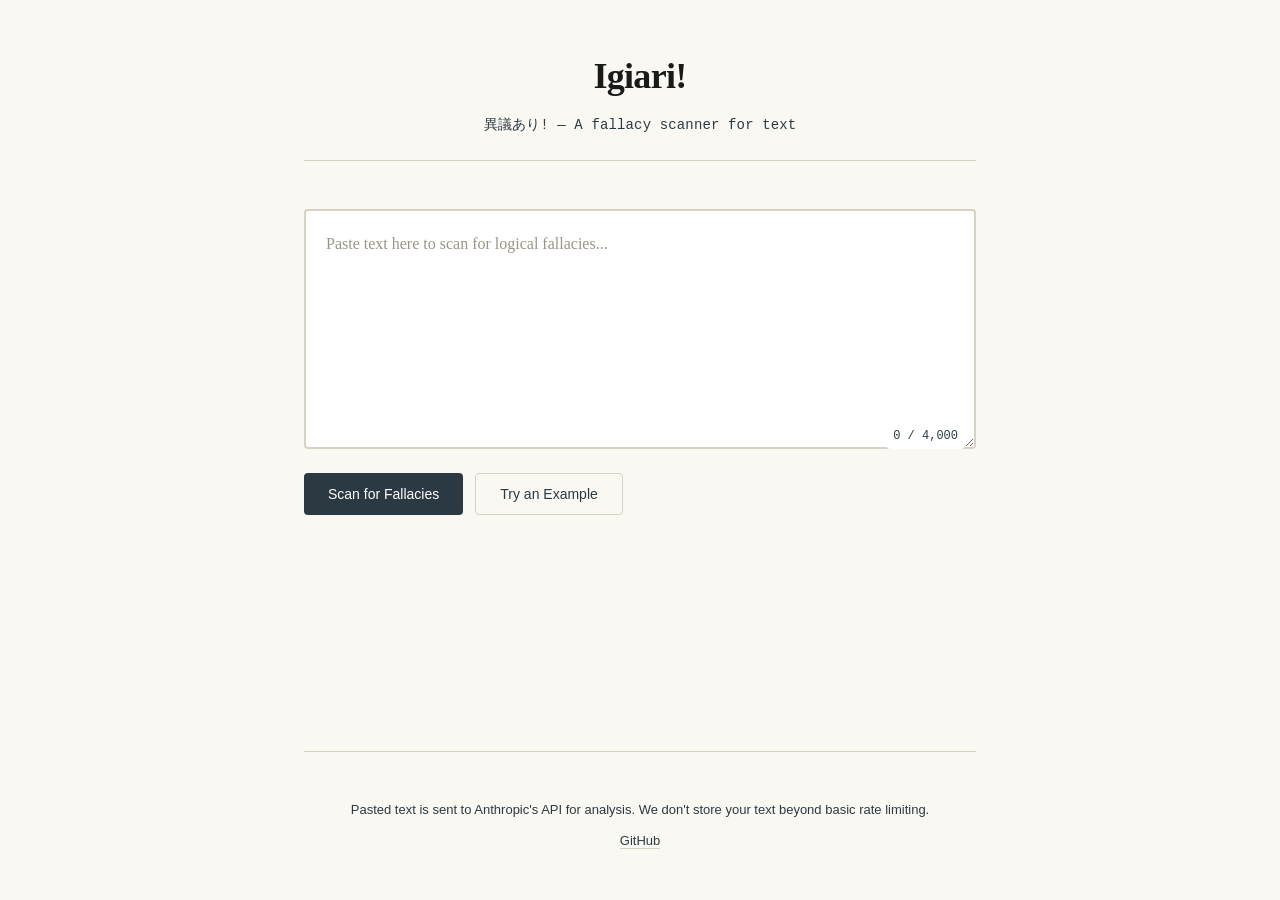
<file: frontend/index.html>
<!DOCTYPE html>
<html lang="en">
<head>
    <meta charset="UTF-8">
    <meta name="viewport" content="width=device-width, initial-scale=1.0">
    <title>Igiari! — Fallacy Scanner</title>
    <link rel="stylesheet" href="styles.css">
</head>
<body>
    <main class="container">
        <header class="header">
            <h1 class="title">Igiari!</h1>
            <p class="subtitle">異議あり! — A fallacy scanner for text</p>
        </header>

        <div class="scan-section" id="scanSection">
            <div class="textarea-wrapper">
                <textarea 
                    id="textInput" 
                    class="text-input" 
                    placeholder="Paste text here to scan for logical fallacies..."
                    maxlength="4000"
                ></textarea>
                <div class="char-counter">
                    <span id="charCount">0</span> / 4,000
                </div>
            </div>

            <div class="controls">
                <button id="scanButton" class="btn btn-primary">
                    Scan for Fallacies
                </button>
                <button id="tryExampleButton" class="btn btn-secondary">
                    Try an Example
                </button>
            </div>

            <div id="loadingState" class="state-message loading-state hidden">
                Reading closely…
            </div>

            <div id="errorState" class="state-message error-state hidden">
                <span id="errorMessage"></span>
            </div>
        </div>

        <div id="resultsSection" class="results-section hidden">
            <div class="results-header">
                <h2 class="results-title">Analysis</h2>
                <button id="resetButton" class="btn btn-text">Scan Another Text</button>
            </div>

            <div id="noFallaciesState" class="state-message success-state hidden">
                No fallacies found — this reasoning holds up.
            </div>

            <div id="annotatedText" class="annotated-text"></div>

            <div id="findingsList" class="findings-list"></div>
        </div>

        <footer class="footer">
            <p class="privacy-notice">
                Pasted text is sent to Anthropic's API for analysis. 
                We don't store your text beyond basic rate limiting.
            </p>
            <p class="footer-links">
                <a href="https://github.com/carjam/Igiari" target="_blank" rel="noopener">GitHub</a>
            </p>
        </footer>
    </main>

    <script src="app.js"></script>
</body>
</html>
</file>
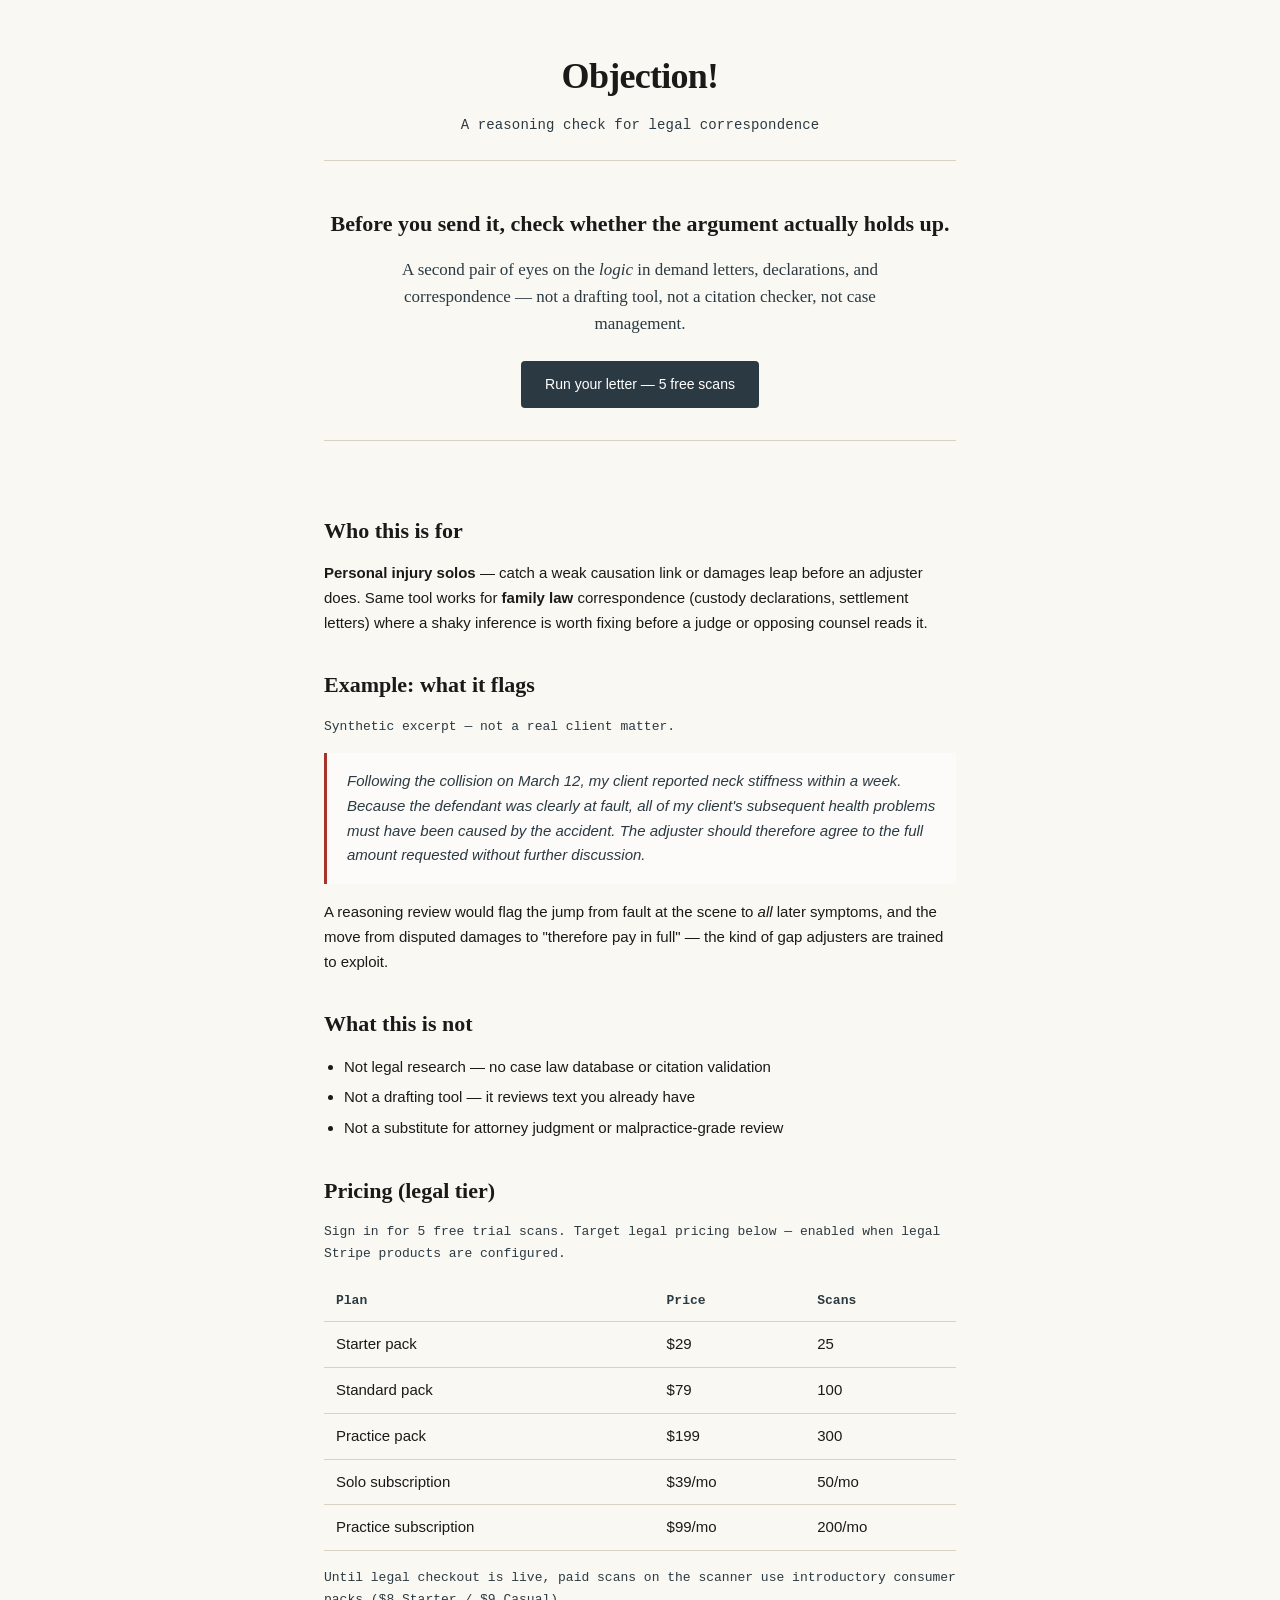
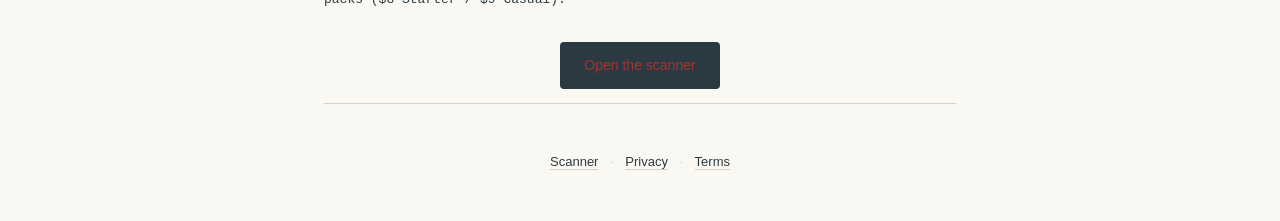
<file: legal/index.html>
<!DOCTYPE html>
<html lang="en">
<head>
    <meta charset="UTF-8">
    <meta name="viewport" content="width=device-width, initial-scale=1.0">
    <title>Objection! for Legal — Argument review before you send</title>
    <link rel="stylesheet" href="../styles.css">
</head>
<body>
    <main class="container legal-page legal-landing">
        <header class="header">
            <h1 class="title"><a href="../index.html?surface=legal" class="title-link">Objection!</a></h1>
            <p class="subtitle">A reasoning check for legal correspondence</p>
        </header>

        <section class="legal-hero">
            <p class="legal-hero-lead">Before you send it, check whether the argument actually holds up.</p>
            <p class="legal-hero-body">
                A second pair of eyes on the <em>logic</em> in demand letters, declarations, and correspondence —
                not a drafting tool, not a citation checker, not case management.
            </p>
            <a href="../index.html?surface=legal" class="btn btn-primary legal-cta">Run your letter — 5 free scans</a>
        </section>

        <section class="legal-content">
            <h2>Who this is for</h2>
            <p>
                <strong>Personal injury solos</strong> — catch a weak causation link or damages leap before an adjuster does.
                Same tool works for <strong>family law</strong> correspondence (custody declarations, settlement letters)
                where a shaky inference is worth fixing before a judge or opposing counsel reads it.
            </p>

            <h2>Example: what it flags</h2>
            <p class="legal-example-note">Synthetic excerpt — not a real client matter.</p>
            <blockquote class="legal-example">
                Following the collision on March 12, my client reported neck stiffness within a week.
                Because the defendant was clearly at fault, all of my client's subsequent health problems
                must have been caused by the accident. The adjuster should therefore agree to the full
                amount requested without further discussion.
            </blockquote>
            <p>
                A reasoning review would flag the jump from fault at the scene to <em>all</em> later symptoms,
                and the move from disputed damages to "therefore pay in full" — the kind of gap adjusters are
                trained to exploit.
            </p>

            <h2>What this is not</h2>
            <ul>
                <li>Not legal research — no case law database or citation validation</li>
                <li>Not a drafting tool — it reviews text you already have</li>
                <li>Not a substitute for attorney judgment or malpractice-grade review</li>
            </ul>

            <h2>Pricing (legal tier)</h2>
            <p class="legal-pricing-note">Sign in for 5 free trial scans. Target legal pricing below — enabled when legal Stripe products are configured.</p>
            <table class="legal-pricing-table">
                <thead>
                    <tr>
                        <th>Plan</th>
                        <th>Price</th>
                        <th>Scans</th>
                    </tr>
                </thead>
                <tbody>
                    <tr><td>Starter pack</td><td>$29</td><td>25</td></tr>
                    <tr><td>Standard pack</td><td>$79</td><td>100</td></tr>
                    <tr><td>Practice pack</td><td>$199</td><td>300</td></tr>
                    <tr><td>Solo subscription</td><td>$39/mo</td><td>50/mo</td></tr>
                    <tr><td>Practice subscription</td><td>$99/mo</td><td>200/mo</td></tr>
                </tbody>
            </table>
            <p class="legal-pricing-footnote">
                Until legal checkout is live, paid scans on the scanner use introductory consumer packs ($8 Starter / $9 Casual).
            </p>

            <p class="legal-cta-row">
                <a href="../index.html?surface=legal" class="btn btn-primary">Open the scanner</a>
            </p>
        </section>

        <footer class="footer">
            <p class="footer-links">
                <a href="../index.html">Scanner</a>
                <span class="footer-sep">·</span>
                <a href="privacy.html">Privacy</a>
                <span class="footer-sep">·</span>
                <a href="terms.html">Terms</a>
            </p>
        </footer>
    </main>
</body>
</html>
</file>
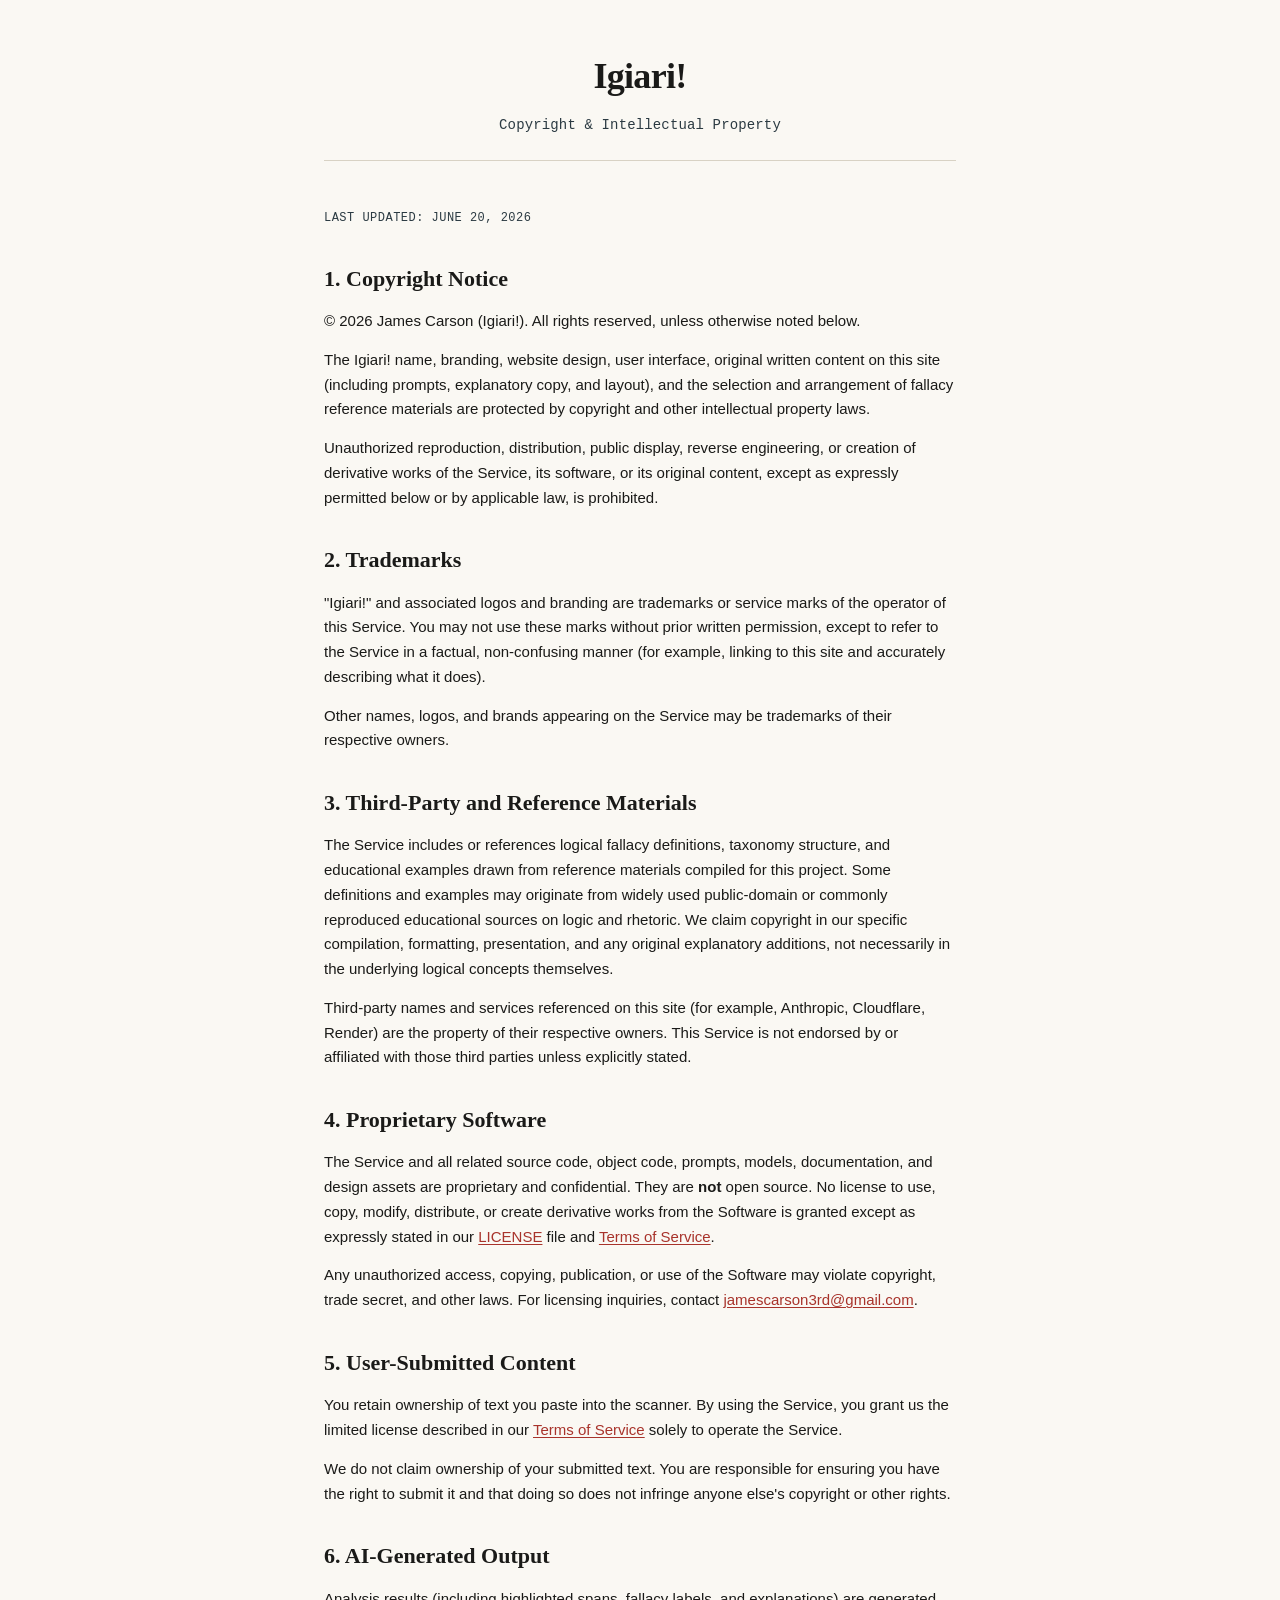
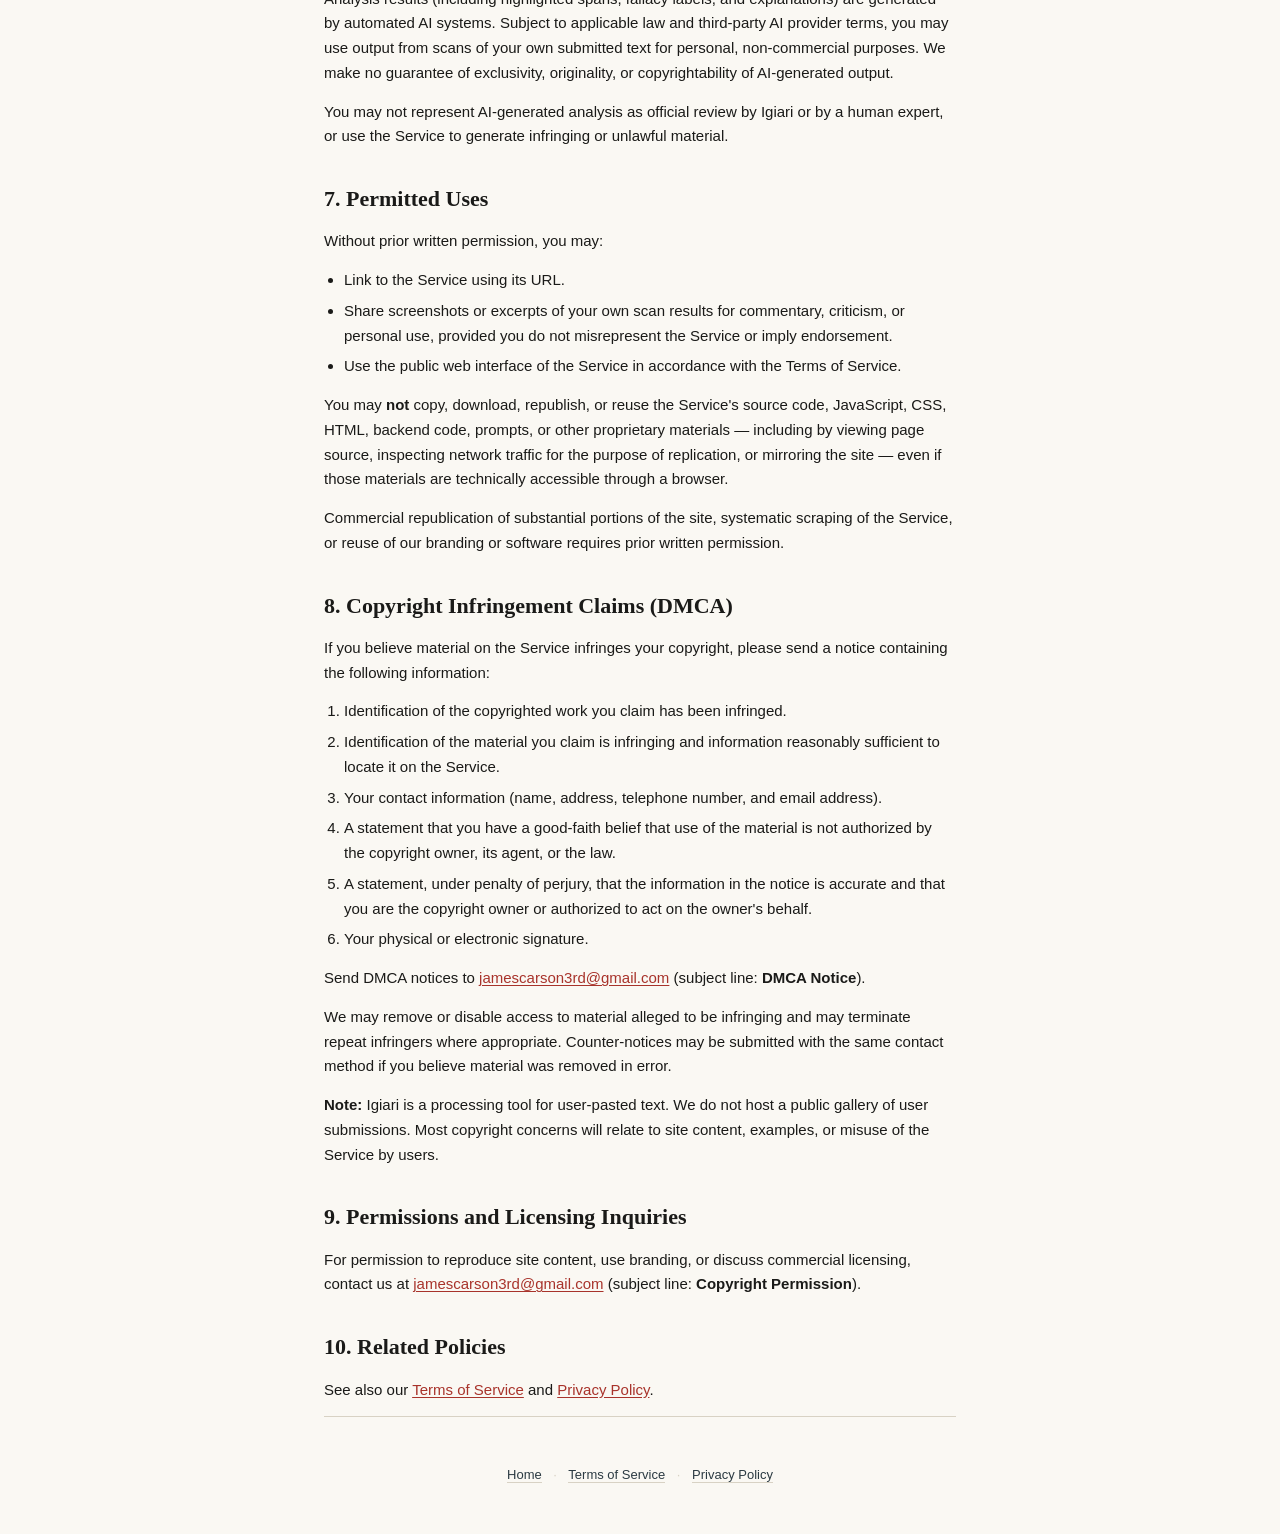
<file: legal/copyright.html>
<!DOCTYPE html>
<html lang="en">
<head>
    <meta charset="UTF-8">
    <meta name="viewport" content="width=device-width, initial-scale=1.0">
    <title>Copyright Notice — Igiari!</title>
    <link rel="stylesheet" href="../styles.css">
</head>
<body>
    <main class="container legal-page">
        <header class="header">
            <h1 class="title"><a href="../index.html" class="title-link">Igiari!</a></h1>
            <p class="subtitle">Copyright &amp; Intellectual Property</p>
        </header>

        <article class="legal-content">
            <p class="legal-meta">Last updated: June 20, 2026</p>

            <h2>1. Copyright Notice</h2>
            <p>© 2026 James Carson (Igiari!). All rights reserved, unless otherwise noted below.</p>
            <p>The Igiari! name, branding, website design, user interface, original written content on this site (including prompts, explanatory copy, and layout), and the selection and arrangement of fallacy reference materials are protected by copyright and other intellectual property laws.</p>
            <p>Unauthorized reproduction, distribution, public display, reverse engineering, or creation of derivative works of the Service, its software, or its original content, except as expressly permitted below or by applicable law, is prohibited.</p>

            <h2>2. Trademarks</h2>
            <p>"Igiari!" and associated logos and branding are trademarks or service marks of the operator of this Service. You may not use these marks without prior written permission, except to refer to the Service in a factual, non-confusing manner (for example, linking to this site and accurately describing what it does).</p>
            <p>Other names, logos, and brands appearing on the Service may be trademarks of their respective owners.</p>

            <h2>3. Third-Party and Reference Materials</h2>
            <p>The Service includes or references logical fallacy definitions, taxonomy structure, and educational examples drawn from reference materials compiled for this project. Some definitions and examples may originate from widely used public-domain or commonly reproduced educational sources on logic and rhetoric. We claim copyright in our specific compilation, formatting, presentation, and any original explanatory additions, not necessarily in the underlying logical concepts themselves.</p>
            <p>Third-party names and services referenced on this site (for example, Anthropic, Cloudflare, Render) are the property of their respective owners. This Service is not endorsed by or affiliated with those third parties unless explicitly stated.</p>

            <h2>4. Proprietary Software</h2>
            <p>The Service and all related source code, object code, prompts, models, documentation, and design assets are proprietary and confidential. They are <strong>not</strong> open source. No license to use, copy, modify, distribute, or create derivative works from the Software is granted except as expressly stated in our <a href="../LICENSE">LICENSE</a> file and <a href="terms.html">Terms of Service</a>.</p>
            <p>Any unauthorized access, copying, publication, or use of the Software may violate copyright, trade secret, and other laws. For licensing inquiries, contact <a href="mailto:jamescarson3rd@gmail.com?subject=Software%20License%20Inquiry">jamescarson3rd@gmail.com</a>.</p>

            <h2>5. User-Submitted Content</h2>
            <p>You retain ownership of text you paste into the scanner. By using the Service, you grant us the limited license described in our <a href="terms.html">Terms of Service</a> solely to operate the Service.</p>
            <p>We do not claim ownership of your submitted text. You are responsible for ensuring you have the right to submit it and that doing so does not infringe anyone else's copyright or other rights.</p>

            <h2>6. AI-Generated Output</h2>
            <p>Analysis results (including highlighted spans, fallacy labels, and explanations) are generated by automated AI systems. Subject to applicable law and third-party AI provider terms, you may use output from scans of your own submitted text for personal, non-commercial purposes. We make no guarantee of exclusivity, originality, or copyrightability of AI-generated output.</p>
            <p>You may not represent AI-generated analysis as official review by Igiari or by a human expert, or use the Service to generate infringing or unlawful material.</p>

            <h2>7. Permitted Uses</h2>
            <p>Without prior written permission, you may:</p>
            <ul>
                <li>Link to the Service using its URL.</li>
                <li>Share screenshots or excerpts of your own scan results for commentary, criticism, or personal use, provided you do not misrepresent the Service or imply endorsement.</li>
                <li>Use the public web interface of the Service in accordance with the Terms of Service.</li>
            </ul>
            <p>You may <strong>not</strong> copy, download, republish, or reuse the Service's source code, JavaScript, CSS, HTML, backend code, prompts, or other proprietary materials — including by viewing page source, inspecting network traffic for the purpose of replication, or mirroring the site — even if those materials are technically accessible through a browser.</p>
            <p>Commercial republication of substantial portions of the site, systematic scraping of the Service, or reuse of our branding or software requires prior written permission.</p>

            <h2>8. Copyright Infringement Claims (DMCA)</h2>
            <p>If you believe material on the Service infringes your copyright, please send a notice containing the following information:</p>
            <ol>
                <li>Identification of the copyrighted work you claim has been infringed.</li>
                <li>Identification of the material you claim is infringing and information reasonably sufficient to locate it on the Service.</li>
                <li>Your contact information (name, address, telephone number, and email address).</li>
                <li>A statement that you have a good-faith belief that use of the material is not authorized by the copyright owner, its agent, or the law.</li>
                <li>A statement, under penalty of perjury, that the information in the notice is accurate and that you are the copyright owner or authorized to act on the owner's behalf.</li>
                <li>Your physical or electronic signature.</li>
            </ol>
            <p>Send DMCA notices to <a href="mailto:jamescarson3rd@gmail.com?subject=DMCA%20Notice">jamescarson3rd@gmail.com</a> (subject line: <strong>DMCA Notice</strong>).</p>
            <p>We may remove or disable access to material alleged to be infringing and may terminate repeat infringers where appropriate. Counter-notices may be submitted with the same contact method if you believe material was removed in error.</p>
            <p><strong>Note:</strong> Igiari is a processing tool for user-pasted text. We do not host a public gallery of user submissions. Most copyright concerns will relate to site content, examples, or misuse of the Service by users.</p>

            <h2>9. Permissions and Licensing Inquiries</h2>
            <p>For permission to reproduce site content, use branding, or discuss commercial licensing, contact us at <a href="mailto:jamescarson3rd@gmail.com?subject=Copyright%20Permission">jamescarson3rd@gmail.com</a> (subject line: <strong>Copyright Permission</strong>).</p>

            <h2>10. Related Policies</h2>
            <p>See also our <a href="terms.html">Terms of Service</a> and <a href="privacy.html">Privacy Policy</a>.</p>
        </article>

        <footer class="footer">
            <p class="footer-links">
                <a href="../index.html">Home</a>
                <span class="footer-sep">·</span>
                <a href="terms.html">Terms of Service</a>
                <span class="footer-sep">·</span>
                <a href="privacy.html">Privacy Policy</a>
            </p>
        </footer>
    </main>
</body>
</html>
</file>
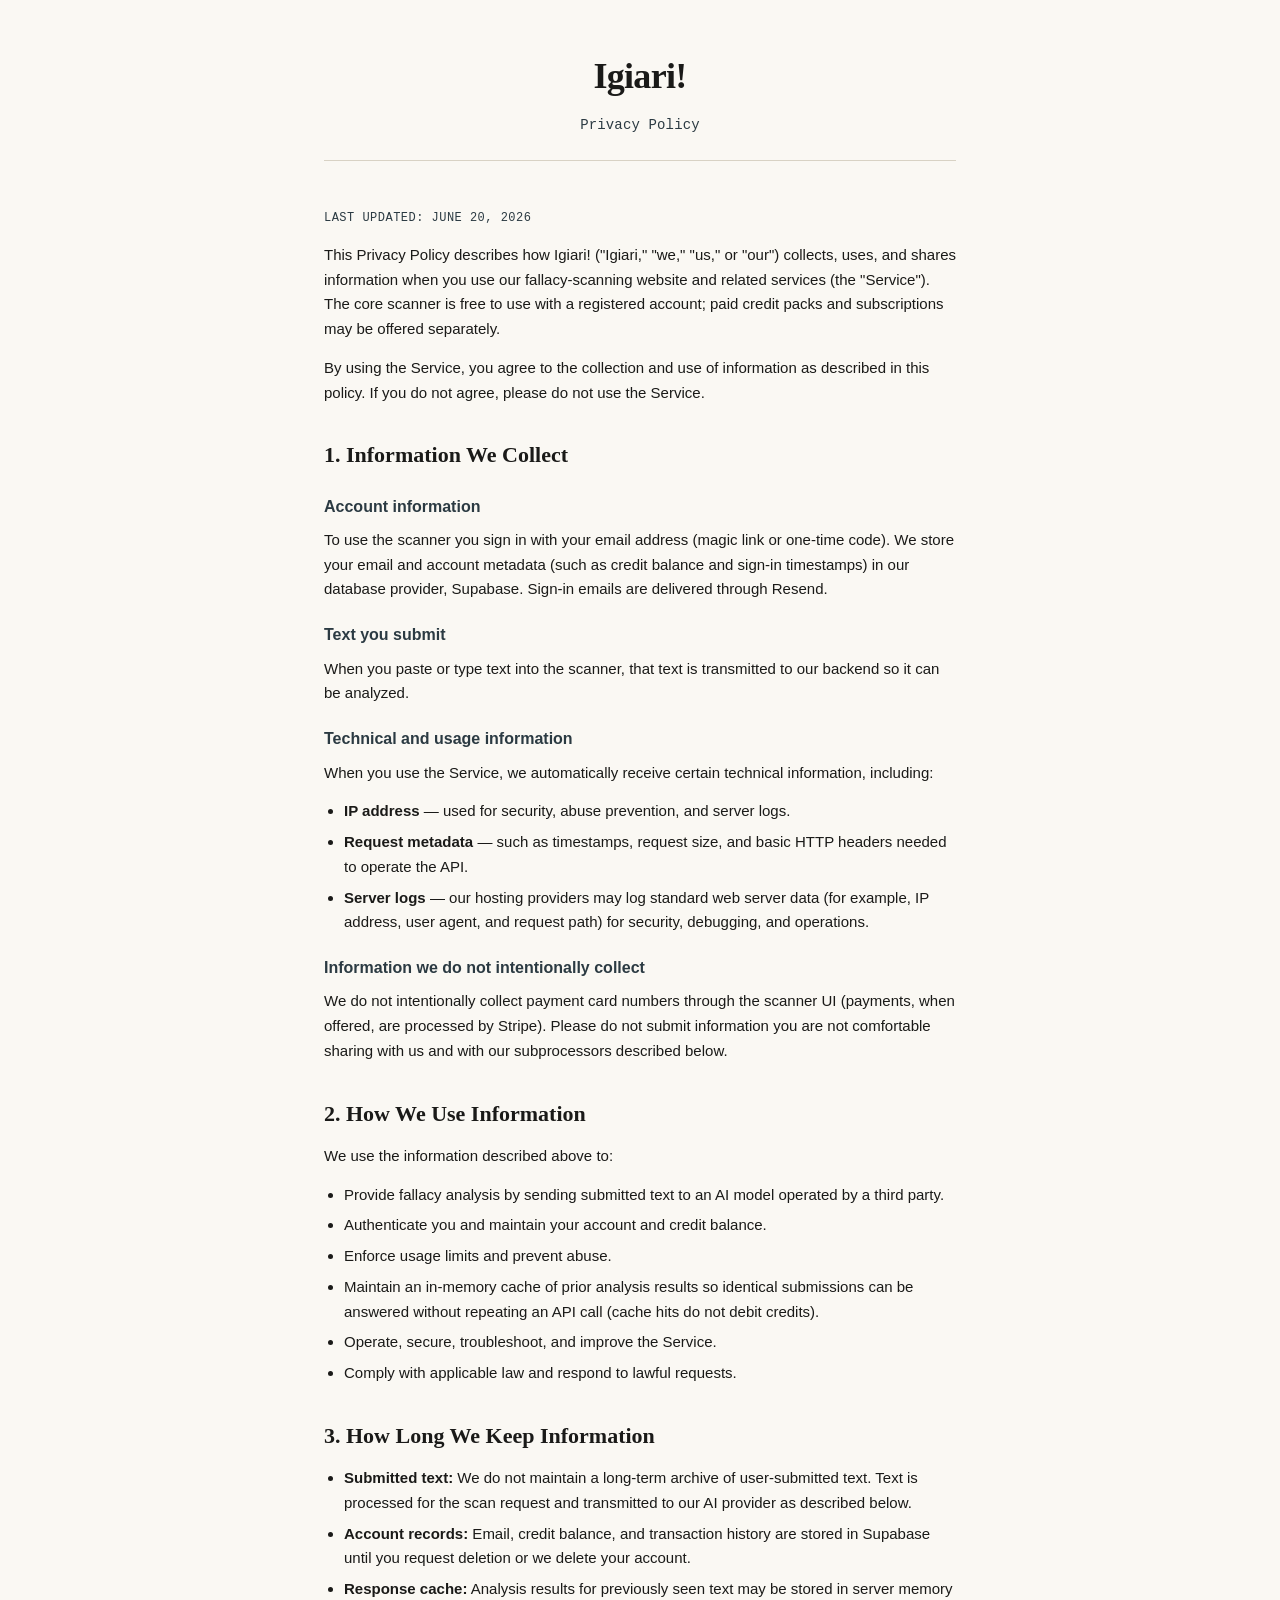
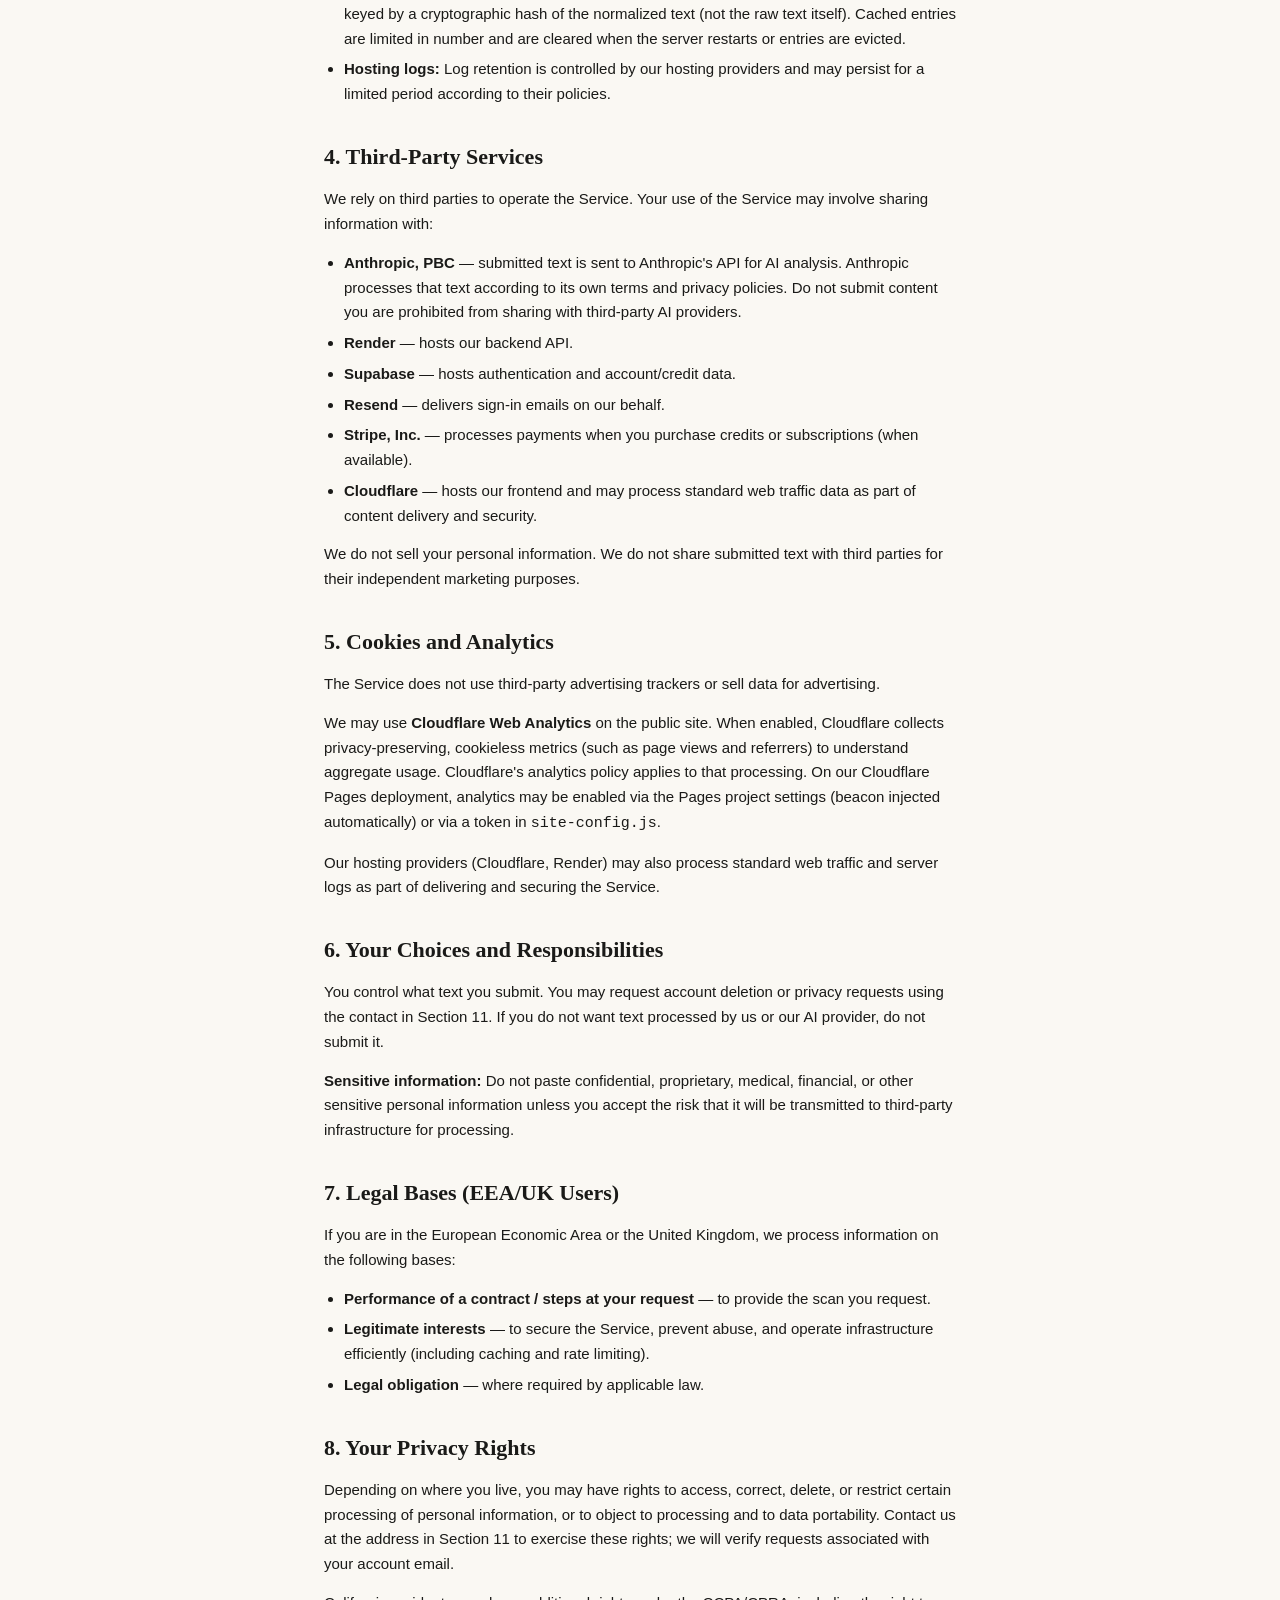
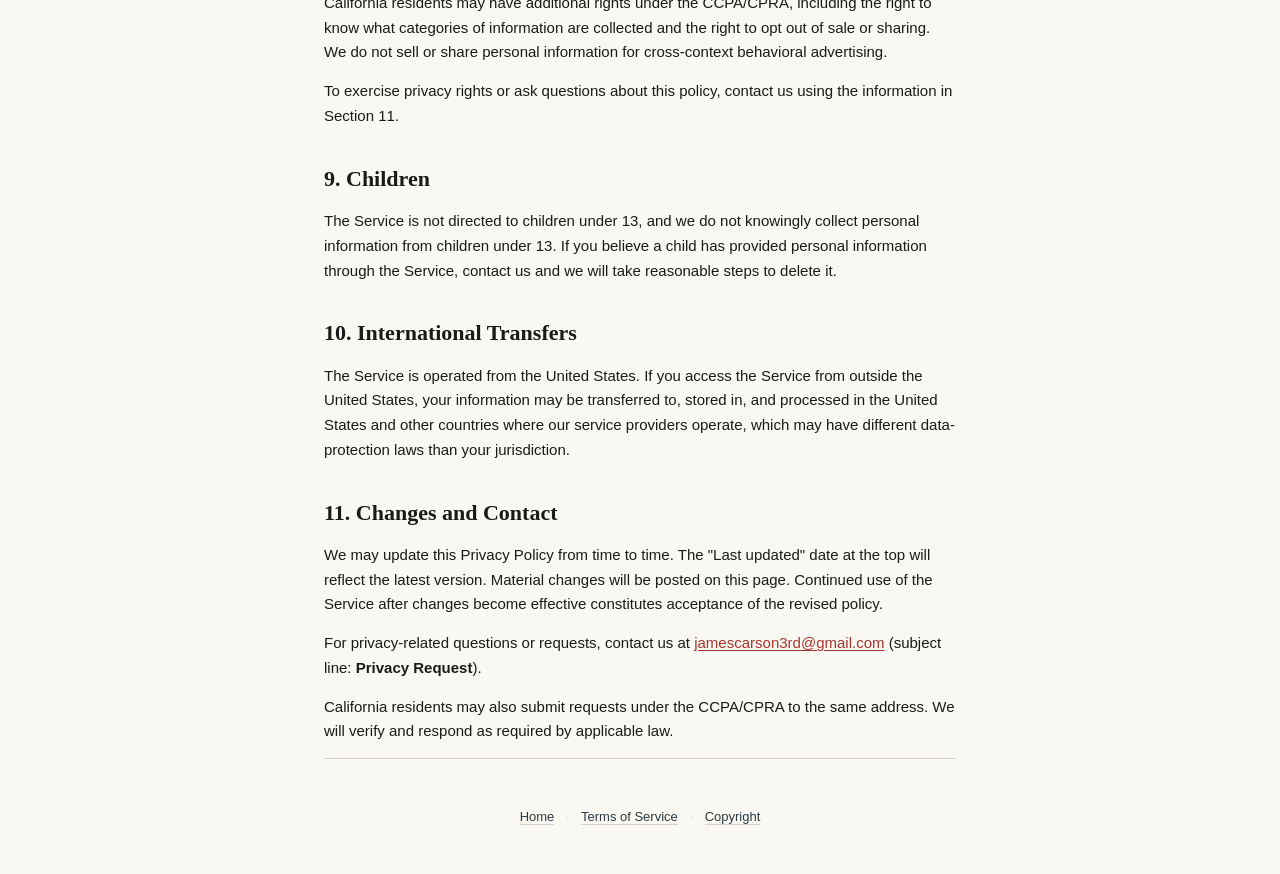
<file: legal/privacy.html>
<!DOCTYPE html>
<html lang="en">
<head>
    <meta charset="UTF-8">
    <meta name="viewport" content="width=device-width, initial-scale=1.0">
    <title>Privacy Policy — Igiari!</title>
    <link rel="stylesheet" href="../styles.css">
</head>
<body>
    <main class="container legal-page">
        <header class="header">
            <h1 class="title"><a href="../index.html" class="title-link">Igiari!</a></h1>
            <p class="subtitle">Privacy Policy</p>
        </header>

        <article class="legal-content">
            <p class="legal-meta">Last updated: June 20, 2026</p>

            <p>This Privacy Policy describes how Igiari! ("Igiari," "we," "us," or "our") collects, uses, and shares information when you use our fallacy-scanning website and related services (the "Service"). The core scanner is free to use with a registered account; paid credit packs and subscriptions may be offered separately.</p>

            <p>By using the Service, you agree to the collection and use of information as described in this policy. If you do not agree, please do not use the Service.</p>

            <h2>1. Information We Collect</h2>

            <h3>Account information</h3>
            <p>To use the scanner you sign in with your email address (magic link or one-time code). We store your email and account metadata (such as credit balance and sign-in timestamps) in our database provider, Supabase. Sign-in emails are delivered through Resend.</p>

            <h3>Text you submit</h3>
            <p>When you paste or type text into the scanner, that text is transmitted to our backend so it can be analyzed.</p>

            <h3>Technical and usage information</h3>
            <p>When you use the Service, we automatically receive certain technical information, including:</p>
            <ul>
                <li><strong>IP address</strong> — used for security, abuse prevention, and server logs.</li>
                <li><strong>Request metadata</strong> — such as timestamps, request size, and basic HTTP headers needed to operate the API.</li>
                <li><strong>Server logs</strong> — our hosting providers may log standard web server data (for example, IP address, user agent, and request path) for security, debugging, and operations.</li>
            </ul>

            <h3>Information we do not intentionally collect</h3>
            <p>We do not intentionally collect payment card numbers through the scanner UI (payments, when offered, are processed by Stripe). Please do not submit information you are not comfortable sharing with us and with our subprocessors described below.</p>

            <h2>2. How We Use Information</h2>
            <p>We use the information described above to:</p>
            <ul>
                <li>Provide fallacy analysis by sending submitted text to an AI model operated by a third party.</li>
                <li>Authenticate you and maintain your account and credit balance.</li>
                <li>Enforce usage limits and prevent abuse.</li>
                <li>Maintain an in-memory cache of prior analysis results so identical submissions can be answered without repeating an API call (cache hits do not debit credits).</li>
                <li>Operate, secure, troubleshoot, and improve the Service.</li>
                <li>Comply with applicable law and respond to lawful requests.</li>
            </ul>

            <h2>3. How Long We Keep Information</h2>
            <ul>
                <li><strong>Submitted text:</strong> We do not maintain a long-term archive of user-submitted text. Text is processed for the scan request and transmitted to our AI provider as described below.</li>
                <li><strong>Account records:</strong> Email, credit balance, and transaction history are stored in Supabase until you request deletion or we delete your account.</li>
                <li><strong>Response cache:</strong> Analysis results for previously seen text may be stored in server memory keyed by a cryptographic hash of the normalized text (not the raw text itself). Cached entries are limited in number and are cleared when the server restarts or entries are evicted.</li>
                <li><strong>Hosting logs:</strong> Log retention is controlled by our hosting providers and may persist for a limited period according to their policies.</li>
            </ul>

            <h2>4. Third-Party Services</h2>
            <p>We rely on third parties to operate the Service. Your use of the Service may involve sharing information with:</p>
            <ul>
                <li><strong>Anthropic, PBC</strong> — submitted text is sent to Anthropic's API for AI analysis. Anthropic processes that text according to its own terms and privacy policies. Do not submit content you are prohibited from sharing with third-party AI providers.</li>
                <li><strong>Render</strong> — hosts our backend API.</li>
                <li><strong>Supabase</strong> — hosts authentication and account/credit data.</li>
                <li><strong>Resend</strong> — delivers sign-in emails on our behalf.</li>
                <li><strong>Stripe, Inc.</strong> — processes payments when you purchase credits or subscriptions (when available).</li>
                <li><strong>Cloudflare</strong> — hosts our frontend and may process standard web traffic data as part of content delivery and security.</li>
            </ul>
            <p>We do not sell your personal information. We do not share submitted text with third parties for their independent marketing purposes.</p>

            <h2>5. Cookies and Analytics</h2>
            <p>The Service does not use third-party advertising trackers or sell data for advertising.</p>
            <p>We may use <strong>Cloudflare Web Analytics</strong> on the public site. When enabled, Cloudflare collects privacy-preserving, cookieless metrics (such as page views and referrers) to understand aggregate usage. Cloudflare's analytics policy applies to that processing. On our Cloudflare Pages deployment, analytics may be enabled via the Pages project settings (beacon injected automatically) or via a token in <code>site-config.js</code>.</p>
            <p>Our hosting providers (Cloudflare, Render) may also process standard web traffic and server logs as part of delivering and securing the Service.</p>

            <h2>6. Your Choices and Responsibilities</h2>
            <p>You control what text you submit. You may request account deletion or privacy requests using the contact in Section 11. If you do not want text processed by us or our AI provider, do not submit it.</p>
            <p><strong>Sensitive information:</strong> Do not paste confidential, proprietary, medical, financial, or other sensitive personal information unless you accept the risk that it will be transmitted to third-party infrastructure for processing.</p>

            <h2>7. Legal Bases (EEA/UK Users)</h2>
            <p>If you are in the European Economic Area or the United Kingdom, we process information on the following bases:</p>
            <ul>
                <li><strong>Performance of a contract / steps at your request</strong> — to provide the scan you request.</li>
                <li><strong>Legitimate interests</strong> — to secure the Service, prevent abuse, and operate infrastructure efficiently (including caching and rate limiting).</li>
                <li><strong>Legal obligation</strong> — where required by applicable law.</li>
            </ul>

            <h2>8. Your Privacy Rights</h2>
            <p>Depending on where you live, you may have rights to access, correct, delete, or restrict certain processing of personal information, or to object to processing and to data portability. Contact us at the address in Section 11 to exercise these rights; we will verify requests associated with your account email.</p>
            <p>California residents may have additional rights under the CCPA/CPRA, including the right to know what categories of information are collected and the right to opt out of sale or sharing. We do not sell or share personal information for cross-context behavioral advertising.</p>
            <p>To exercise privacy rights or ask questions about this policy, contact us using the information in Section 11.</p>

            <h2>9. Children</h2>
            <p>The Service is not directed to children under 13, and we do not knowingly collect personal information from children under 13. If you believe a child has provided personal information through the Service, contact us and we will take reasonable steps to delete it.</p>

            <h2>10. International Transfers</h2>
            <p>The Service is operated from the United States. If you access the Service from outside the United States, your information may be transferred to, stored in, and processed in the United States and other countries where our service providers operate, which may have different data-protection laws than your jurisdiction.</p>

            <h2>11. Changes and Contact</h2>
            <p>We may update this Privacy Policy from time to time. The "Last updated" date at the top will reflect the latest version. Material changes will be posted on this page. Continued use of the Service after changes become effective constitutes acceptance of the revised policy.</p>
            <p>For privacy-related questions or requests, contact us at <a href="mailto:jamescarson3rd@gmail.com?subject=Privacy%20Request">jamescarson3rd@gmail.com</a> (subject line: <strong>Privacy Request</strong>).</p>
            <p>California residents may also submit requests under the CCPA/CPRA to the same address. We will verify and respond as required by applicable law.</p>
        </article>

        <footer class="footer">
            <p class="footer-links">
                <a href="../index.html">Home</a>
                <span class="footer-sep">·</span>
                <a href="terms.html">Terms of Service</a>
                <span class="footer-sep">·</span>
                <a href="copyright.html">Copyright</a>
            </p>
        </footer>
    </main>
</body>
</html>
</file>
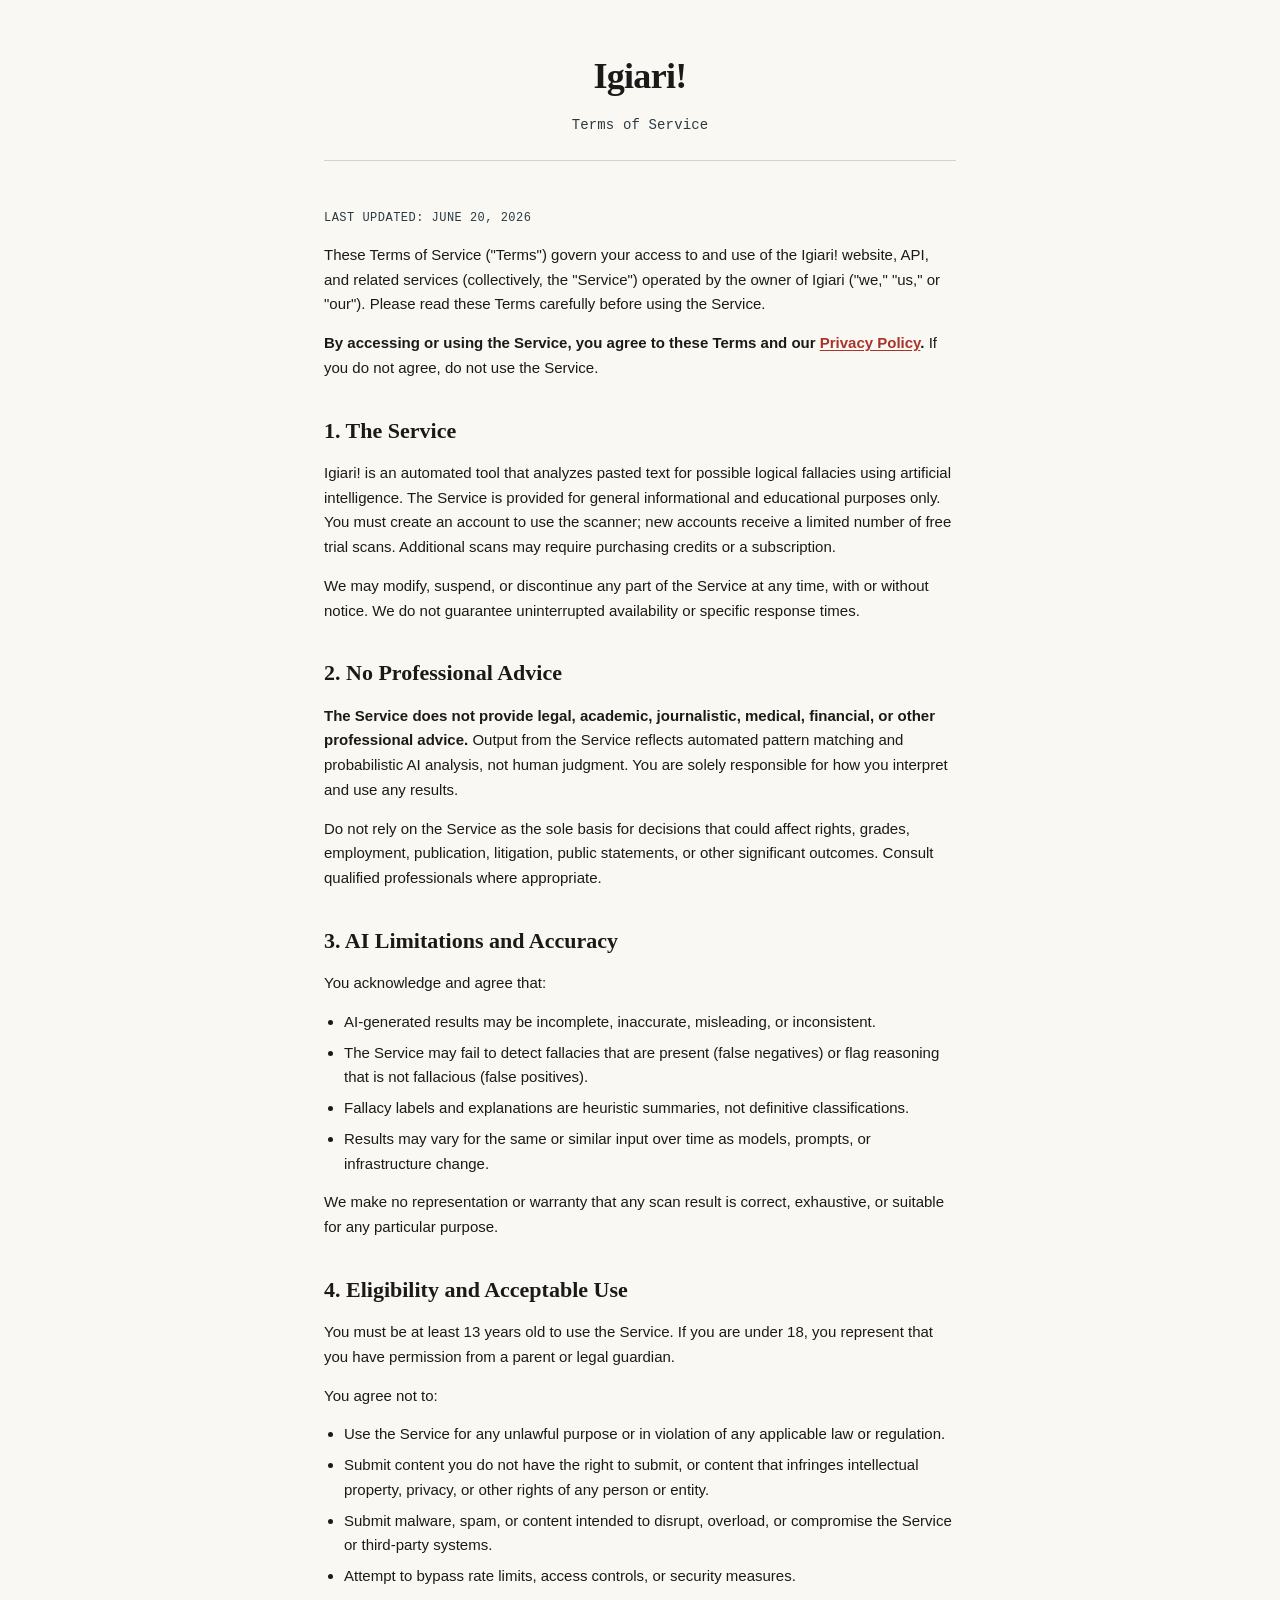
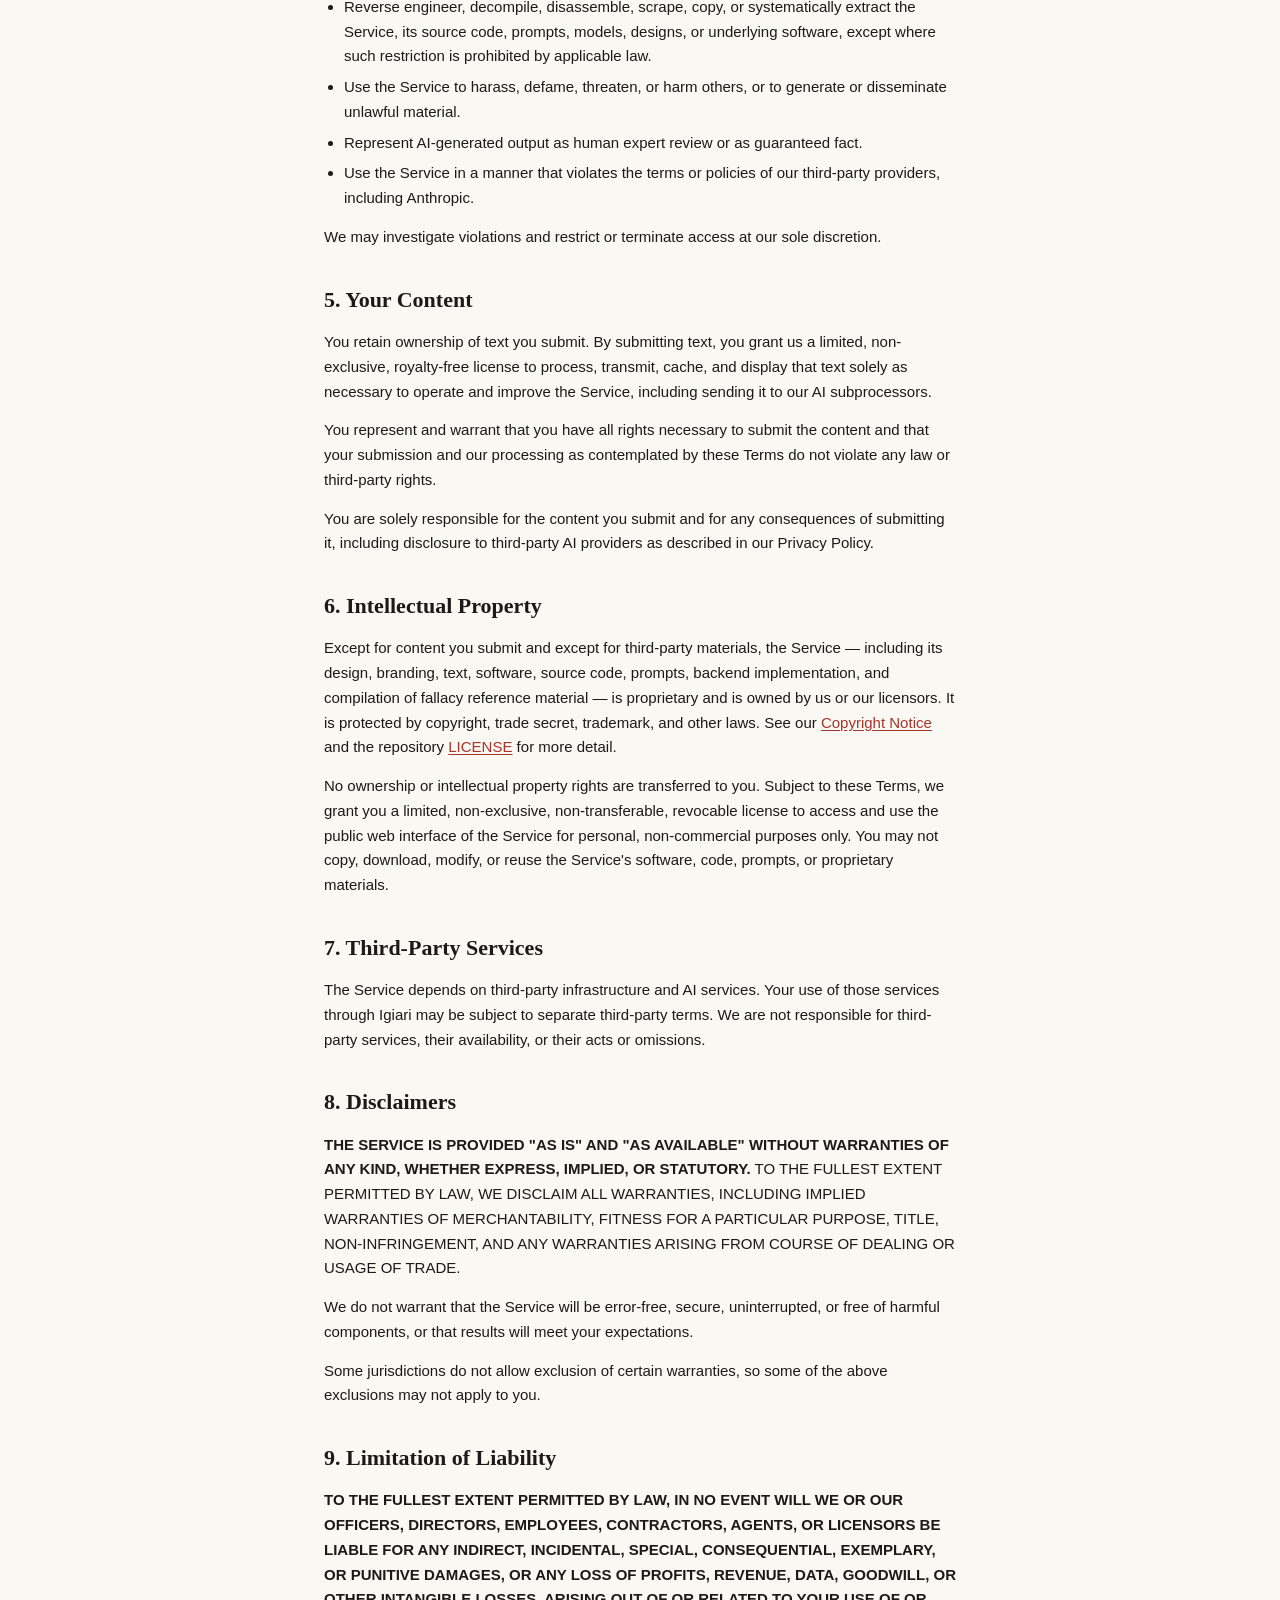
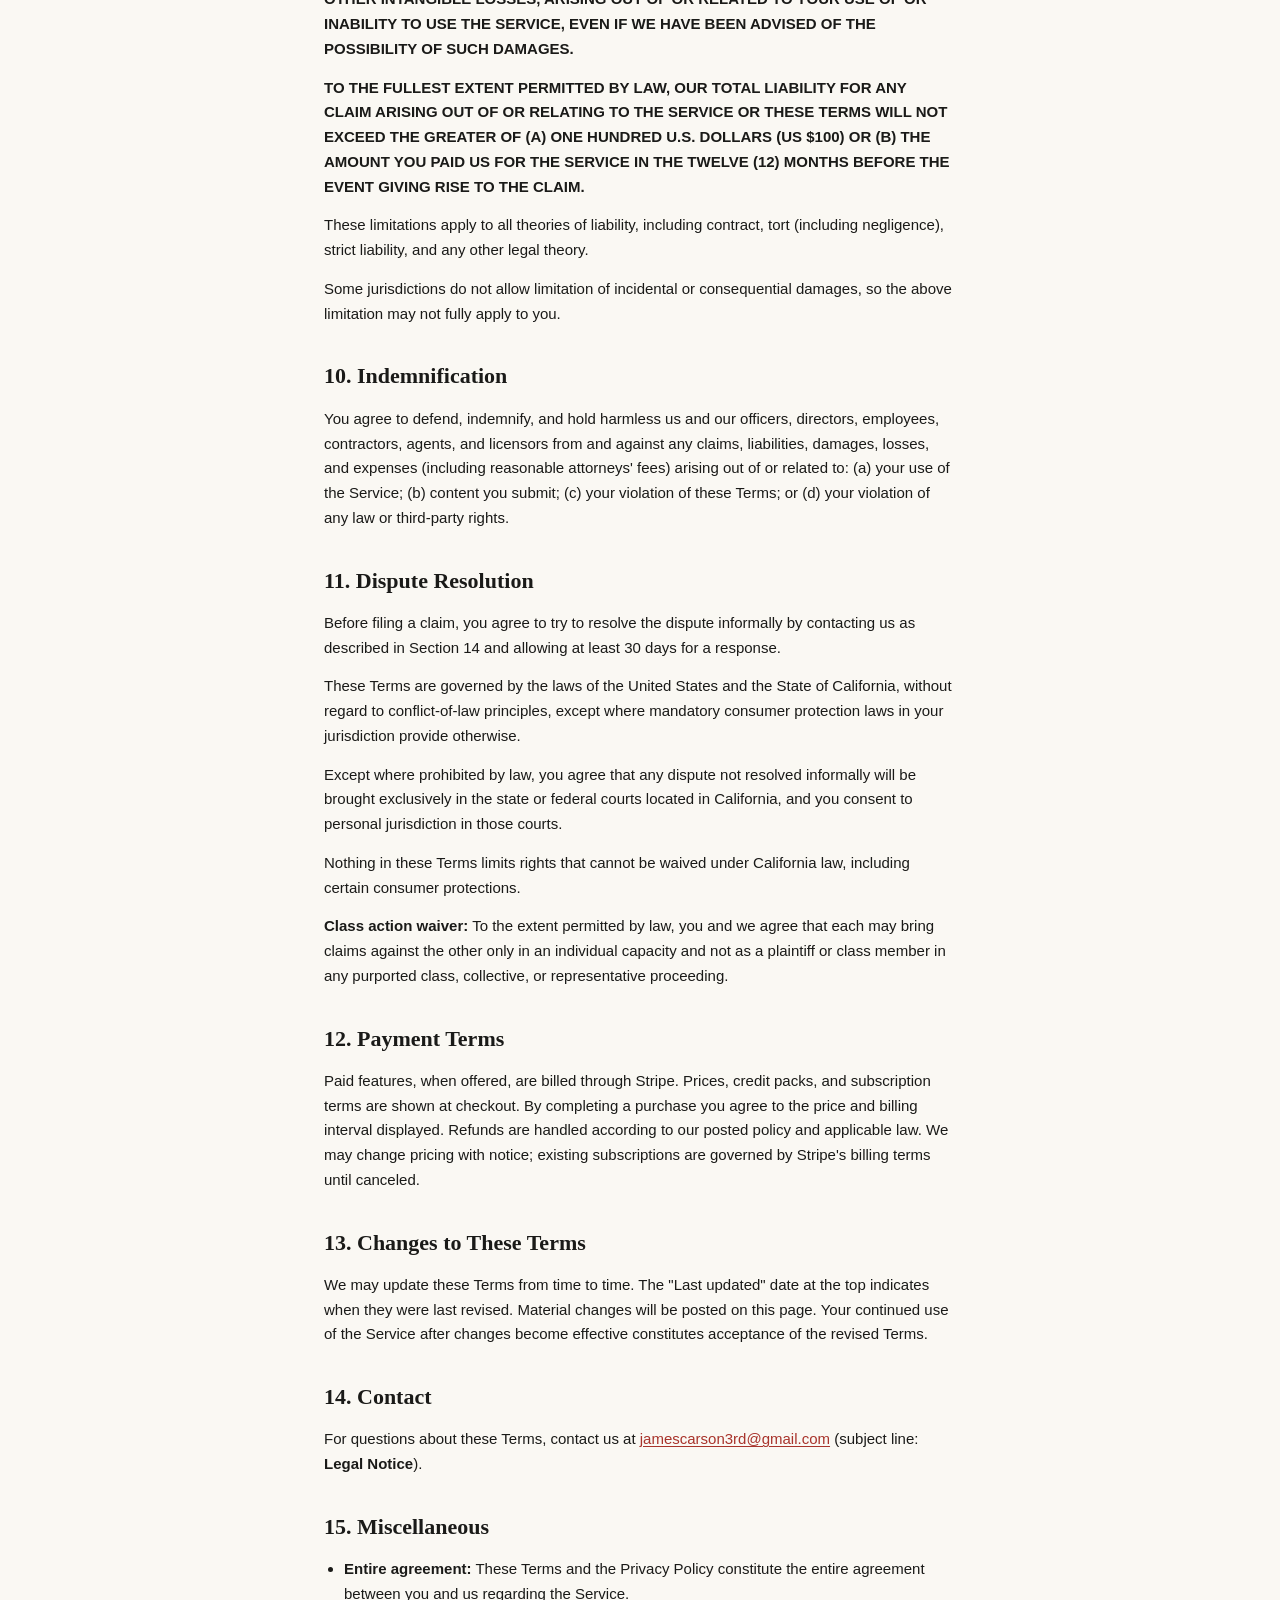
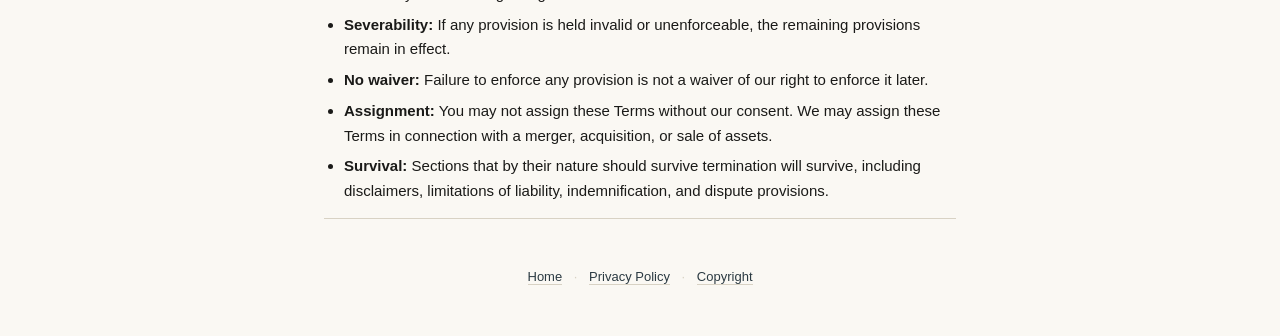
<file: legal/terms.html>
<!DOCTYPE html>
<html lang="en">
<head>
    <meta charset="UTF-8">
    <meta name="viewport" content="width=device-width, initial-scale=1.0">
    <title>Terms of Service — Igiari!</title>
    <link rel="stylesheet" href="../styles.css">
</head>
<body>
    <main class="container legal-page">
        <header class="header">
            <h1 class="title"><a href="../index.html" class="title-link">Igiari!</a></h1>
            <p class="subtitle">Terms of Service</p>
        </header>

        <article class="legal-content">
            <p class="legal-meta">Last updated: June 20, 2026</p>

            <p>These Terms of Service ("Terms") govern your access to and use of the Igiari! website, API, and related services (collectively, the "Service") operated by the owner of Igiari ("we," "us," or "our"). Please read these Terms carefully before using the Service.</p>

            <p><strong>By accessing or using the Service, you agree to these Terms and our <a href="privacy.html">Privacy Policy</a>.</strong> If you do not agree, do not use the Service.</p>

            <h2>1. The Service</h2>
            <p>Igiari! is an automated tool that analyzes pasted text for possible logical fallacies using artificial intelligence. The Service is provided for general informational and educational purposes only. You must create an account to use the scanner; new accounts receive a limited number of free trial scans. Additional scans may require purchasing credits or a subscription.</p>
            <p>We may modify, suspend, or discontinue any part of the Service at any time, with or without notice. We do not guarantee uninterrupted availability or specific response times.</p>

            <h2>2. No Professional Advice</h2>
            <p><strong>The Service does not provide legal, academic, journalistic, medical, financial, or other professional advice.</strong> Output from the Service reflects automated pattern matching and probabilistic AI analysis, not human judgment. You are solely responsible for how you interpret and use any results.</p>
            <p>Do not rely on the Service as the sole basis for decisions that could affect rights, grades, employment, publication, litigation, public statements, or other significant outcomes. Consult qualified professionals where appropriate.</p>

            <h2>3. AI Limitations and Accuracy</h2>
            <p>You acknowledge and agree that:</p>
            <ul>
                <li>AI-generated results may be incomplete, inaccurate, misleading, or inconsistent.</li>
                <li>The Service may fail to detect fallacies that are present (false negatives) or flag reasoning that is not fallacious (false positives).</li>
                <li>Fallacy labels and explanations are heuristic summaries, not definitive classifications.</li>
                <li>Results may vary for the same or similar input over time as models, prompts, or infrastructure change.</li>
            </ul>
            <p>We make no representation or warranty that any scan result is correct, exhaustive, or suitable for any particular purpose.</p>

            <h2>4. Eligibility and Acceptable Use</h2>
            <p>You must be at least 13 years old to use the Service. If you are under 18, you represent that you have permission from a parent or legal guardian.</p>
            <p>You agree not to:</p>
            <ul>
                <li>Use the Service for any unlawful purpose or in violation of any applicable law or regulation.</li>
                <li>Submit content you do not have the right to submit, or content that infringes intellectual property, privacy, or other rights of any person or entity.</li>
                <li>Submit malware, spam, or content intended to disrupt, overload, or compromise the Service or third-party systems.</li>
                <li>Attempt to bypass rate limits, access controls, or security measures.</li>
                <li>Reverse engineer, decompile, disassemble, scrape, copy, or systematically extract the Service, its source code, prompts, models, designs, or underlying software, except where such restriction is prohibited by applicable law.</li>
                <li>Use the Service to harass, defame, threaten, or harm others, or to generate or disseminate unlawful material.</li>
                <li>Represent AI-generated output as human expert review or as guaranteed fact.</li>
                <li>Use the Service in a manner that violates the terms or policies of our third-party providers, including Anthropic.</li>
            </ul>
            <p>We may investigate violations and restrict or terminate access at our sole discretion.</p>

            <h2>5. Your Content</h2>
            <p>You retain ownership of text you submit. By submitting text, you grant us a limited, non-exclusive, royalty-free license to process, transmit, cache, and display that text solely as necessary to operate and improve the Service, including sending it to our AI subprocessors.</p>
            <p>You represent and warrant that you have all rights necessary to submit the content and that your submission and our processing as contemplated by these Terms do not violate any law or third-party rights.</p>
            <p>You are solely responsible for the content you submit and for any consequences of submitting it, including disclosure to third-party AI providers as described in our Privacy Policy.</p>

            <h2>6. Intellectual Property</h2>
            <p>Except for content you submit and except for third-party materials, the Service — including its design, branding, text, software, source code, prompts, backend implementation, and compilation of fallacy reference material — is proprietary and is owned by us or our licensors. It is protected by copyright, trade secret, trademark, and other laws. See our <a href="copyright.html">Copyright Notice</a> and the repository <a href="../LICENSE">LICENSE</a> for more detail.</p>
            <p>No ownership or intellectual property rights are transferred to you. Subject to these Terms, we grant you a limited, non-exclusive, non-transferable, revocable license to access and use the public web interface of the Service for personal, non-commercial purposes only. You may not copy, download, modify, or reuse the Service's software, code, prompts, or proprietary materials.</p>

            <h2>7. Third-Party Services</h2>
            <p>The Service depends on third-party infrastructure and AI services. Your use of those services through Igiari may be subject to separate third-party terms. We are not responsible for third-party services, their availability, or their acts or omissions.</p>

            <h2>8. Disclaimers</h2>
            <p><strong>THE SERVICE IS PROVIDED "AS IS" AND "AS AVAILABLE" WITHOUT WARRANTIES OF ANY KIND, WHETHER EXPRESS, IMPLIED, OR STATUTORY.</strong> TO THE FULLEST EXTENT PERMITTED BY LAW, WE DISCLAIM ALL WARRANTIES, INCLUDING IMPLIED WARRANTIES OF MERCHANTABILITY, FITNESS FOR A PARTICULAR PURPOSE, TITLE, NON-INFRINGEMENT, AND ANY WARRANTIES ARISING FROM COURSE OF DEALING OR USAGE OF TRADE.</p>
            <p>We do not warrant that the Service will be error-free, secure, uninterrupted, or free of harmful components, or that results will meet your expectations.</p>
            <p>Some jurisdictions do not allow exclusion of certain warranties, so some of the above exclusions may not apply to you.</p>

            <h2>9. Limitation of Liability</h2>
            <p><strong>TO THE FULLEST EXTENT PERMITTED BY LAW, IN NO EVENT WILL WE OR OUR OFFICERS, DIRECTORS, EMPLOYEES, CONTRACTORS, AGENTS, OR LICENSORS BE LIABLE FOR ANY INDIRECT, INCIDENTAL, SPECIAL, CONSEQUENTIAL, EXEMPLARY, OR PUNITIVE DAMAGES, OR ANY LOSS OF PROFITS, REVENUE, DATA, GOODWILL, OR OTHER INTANGIBLE LOSSES, ARISING OUT OF OR RELATED TO YOUR USE OF OR INABILITY TO USE THE SERVICE, EVEN IF WE HAVE BEEN ADVISED OF THE POSSIBILITY OF SUCH DAMAGES.</strong></p>
            <p><strong>TO THE FULLEST EXTENT PERMITTED BY LAW, OUR TOTAL LIABILITY FOR ANY CLAIM ARISING OUT OF OR RELATING TO THE SERVICE OR THESE TERMS WILL NOT EXCEED THE GREATER OF (A) ONE HUNDRED U.S. DOLLARS (US $100) OR (B) THE AMOUNT YOU PAID US FOR THE SERVICE IN THE TWELVE (12) MONTHS BEFORE THE EVENT GIVING RISE TO THE CLAIM.</strong></p>
            <p>These limitations apply to all theories of liability, including contract, tort (including negligence), strict liability, and any other legal theory.</p>
            <p>Some jurisdictions do not allow limitation of incidental or consequential damages, so the above limitation may not fully apply to you.</p>

            <h2>10. Indemnification</h2>
            <p>You agree to defend, indemnify, and hold harmless us and our officers, directors, employees, contractors, agents, and licensors from and against any claims, liabilities, damages, losses, and expenses (including reasonable attorneys' fees) arising out of or related to: (a) your use of the Service; (b) content you submit; (c) your violation of these Terms; or (d) your violation of any law or third-party rights.</p>

            <h2>11. Dispute Resolution</h2>
            <p>Before filing a claim, you agree to try to resolve the dispute informally by contacting us as described in Section 14 and allowing at least 30 days for a response.</p>
            <p>These Terms are governed by the laws of the United States and the State of California, without regard to conflict-of-law principles, except where mandatory consumer protection laws in your jurisdiction provide otherwise.</p>
            <p>Except where prohibited by law, you agree that any dispute not resolved informally will be brought exclusively in the state or federal courts located in California, and you consent to personal jurisdiction in those courts.</p>
            <p>Nothing in these Terms limits rights that cannot be waived under California law, including certain consumer protections.</p>
            <p><strong>Class action waiver:</strong> To the extent permitted by law, you and we agree that each may bring claims against the other only in an individual capacity and not as a plaintiff or class member in any purported class, collective, or representative proceeding.</p>

            <h2>12. Payment Terms</h2>
            <p>Paid features, when offered, are billed through Stripe. Prices, credit packs, and subscription terms are shown at checkout. By completing a purchase you agree to the price and billing interval displayed. Refunds are handled according to our posted policy and applicable law. We may change pricing with notice; existing subscriptions are governed by Stripe's billing terms until canceled.</p>

            <h2>13. Changes to These Terms</h2>
            <p>We may update these Terms from time to time. The "Last updated" date at the top indicates when they were last revised. Material changes will be posted on this page. Your continued use of the Service after changes become effective constitutes acceptance of the revised Terms.</p>

            <h2>14. Contact</h2>
            <p>For questions about these Terms, contact us at <a href="mailto:jamescarson3rd@gmail.com?subject=Legal%20Notice">jamescarson3rd@gmail.com</a> (subject line: <strong>Legal Notice</strong>).</p>

            <h2>15. Miscellaneous</h2>
            <ul>
                <li><strong>Entire agreement:</strong> These Terms and the Privacy Policy constitute the entire agreement between you and us regarding the Service.</li>
                <li><strong>Severability:</strong> If any provision is held invalid or unenforceable, the remaining provisions remain in effect.</li>
                <li><strong>No waiver:</strong> Failure to enforce any provision is not a waiver of our right to enforce it later.</li>
                <li><strong>Assignment:</strong> You may not assign these Terms without our consent. We may assign these Terms in connection with a merger, acquisition, or sale of assets.</li>
                <li><strong>Survival:</strong> Sections that by their nature should survive termination will survive, including disclaimers, limitations of liability, indemnification, and dispute provisions.</li>
            </ul>
        </article>

        <footer class="footer">
            <p class="footer-links">
                <a href="../index.html">Home</a>
                <span class="footer-sep">·</span>
                <a href="privacy.html">Privacy Policy</a>
                <span class="footer-sep">·</span>
                <a href="copyright.html">Copyright</a>
            </p>
        </footer>
    </main>
</body>
</html>
</file>
<file: frontend/styles.css>
/* Reset and base styles */
* {
    margin: 0;
    padding: 0;
    box-sizing: border-box;
}

:root {
    /* Design tokens per specs/02_design_direction.md */
    --color-bg: #FAF8F3;
    --color-text: #1A1A18;
    --color-accent: #A8332B;
    --color-secondary: #2B3A42;
    --color-muted: #D8D2C4;
    --color-success: #2B5A3B;
    
    /* Typography */
    --font-serif: 'Georgia', 'Source Serif Pro', serif;
    --font-sans: -apple-system, BlinkMacSystemFont, 'Segoe UI', 'Helvetica', 'Arial', sans-serif;
    --font-mono: 'Courier New', 'Consolas', monospace;
}

body {
    background-color: var(--color-bg);
    color: var(--color-text);
    font-family: var(--font-serif);
    line-height: 1.6;
    font-size: 16px;
    -webkit-font-smoothing: antialiased;
    -moz-osx-font-smoothing: grayscale;
}

.container {
    max-width: 720px;
    margin: 0 auto;
    padding: 48px 24px;
    min-height: 100vh;
    display: flex;
    flex-direction: column;
}

/* Header */
.header {
    text-align: center;
    margin-bottom: 48px;
    padding-bottom: 24px;
    border-bottom: 1px solid var(--color-muted);
}

.title {
    font-family: var(--font-serif);
    font-size: 36px;
    font-weight: 700;
    color: var(--color-text);
    margin-bottom: 8px;
    letter-spacing: -0.02em;
}

.subtitle {
    font-family: var(--font-mono);
    font-size: 14px;
    color: var(--color-secondary);
    letter-spacing: 0.01em;
}

/* Scan section */
.scan-section {
    margin-bottom: 32px;
}

.textarea-wrapper {
    position: relative;
    margin-bottom: 16px;
}

.text-input {
    width: 100%;
    min-height: 240px;
    padding: 20px;
    font-family: var(--font-serif);
    font-size: 16px;
    line-height: 1.6;
    color: var(--color-text);
    background: white;
    border: 2px solid var(--color-muted);
    border-radius: 4px;
    resize: vertical;
    transition: border-color 0.2s;
}

.text-input:focus {
    outline: none;
    border-color: var(--color-secondary);
}

.text-input::placeholder {
    color: #9B9587;
}

.char-counter {
    position: absolute;
    bottom: 8px;
    right: 12px;
    font-family: var(--font-mono);
    font-size: 12px;
    color: var(--color-secondary);
    background: white;
    padding: 2px 6px;
    border-radius: 3px;
}

.char-counter.warning {
    color: var(--color-accent);
    font-weight: 600;
}

/* Controls */
.controls {
    display: flex;
    gap: 12px;
    flex-wrap: wrap;
}

.btn {
    font-family: var(--font-sans);
    font-size: 14px;
    font-weight: 500;
    padding: 12px 24px;
    border: none;
    border-radius: 4px;
    cursor: pointer;
    transition: all 0.2s;
    text-decoration: none;
    display: inline-block;
}

.btn-primary {
    background: var(--color-secondary);
    color: white;
}

.btn-primary:hover:not(:disabled) {
    background: #1F2C33;
}

.btn-primary:disabled {
    opacity: 0.5;
    cursor: not-allowed;
}

.btn-secondary {
    background: transparent;
    color: var(--color-secondary);
    border: 1px solid var(--color-muted);
}

.btn-secondary:hover {
    border-color: var(--color-secondary);
    background: rgba(43, 58, 66, 0.05);
}

.btn-text {
    background: transparent;
    color: var(--color-secondary);
    text-decoration: underline;
    padding: 8px 12px;
}

.btn-text:hover {
    color: var(--color-text);
}

/* State messages */
.state-message {
    margin-top: 24px;
    padding: 16px 20px;
    border-radius: 4px;
    font-family: var(--font-sans);
    font-size: 14px;
    line-height: 1.5;
}

.loading-state {
    background: rgba(43, 58, 66, 0.05);
    color: var(--color-secondary);
    border-left: 3px solid var(--color-secondary);
}

.error-state {
    background: rgba(168, 51, 43, 0.05);
    color: var(--color-accent);
    border-left: 3px solid var(--color-accent);
}

.success-state {
    background: rgba(43, 90, 59, 0.05);
    color: var(--color-success);
    border-left: 3px solid var(--color-success);
}

.hidden {
    display: none !important;
}

/* Results section */
.results-section {
    margin-top: 48px;
}

.results-header {
    display: flex;
    justify-content: space-between;
    align-items: center;
    margin-bottom: 24px;
    padding-bottom: 12px;
    border-bottom: 1px solid var(--color-muted);
}

.results-title {
    font-family: var(--font-serif);
    font-size: 24px;
    font-weight: 600;
}

/* Annotated text */
.annotated-text {
    font-family: var(--font-serif);
    font-size: 16px;
    line-height: 1.8;
    margin-bottom: 32px;
    padding: 24px;
    background: white;
    border: 1px solid var(--color-muted);
    border-radius: 4px;
    white-space: pre-wrap;
    word-wrap: break-word;
}

.fallacy-highlight {
    position: relative;
    text-decoration: underline;
    text-decoration-style: wavy;
    text-decoration-color: var(--color-accent);
    text-decoration-thickness: 2px;
    text-underline-offset: 3px;
    cursor: help;
    transition: background-color 0.2s;
}

.fallacy-highlight:hover {
    background-color: rgba(168, 51, 43, 0.08);
}

/* Tooltip */
.tooltip {
    position: absolute;
    bottom: calc(100% + 8px);
    left: 50%;
    transform: translateX(-50%);
    background: var(--color-text);
    color: white;
    padding: 12px 16px;
    border-radius: 4px;
    font-family: var(--font-sans);
    font-size: 13px;
    line-height: 1.4;
    max-width: 320px;
    width: max-content;
    z-index: 100;
    box-shadow: 0 4px 12px rgba(0, 0, 0, 0.15);
    pointer-events: none;
    opacity: 0;
    transition: opacity 0.2s;
}

.fallacy-highlight:hover .tooltip {
    opacity: 1;
}

.tooltip::after {
    content: '';
    position: absolute;
    top: 100%;
    left: 50%;
    transform: translateX(-50%);
    border: 6px solid transparent;
    border-top-color: var(--color-text);
}

.tooltip-fallacy {
    font-family: var(--font-mono);
    font-size: 12px;
    font-weight: 600;
    color: var(--color-accent);
    display: block;
    margin-bottom: 4px;
}

.tooltip-explanation {
    color: #E8E6E0;
}

.tooltip-confidence {
    font-family: var(--font-mono);
    font-size: 11px;
    color: #9B9587;
    margin-top: 4px;
    text-transform: uppercase;
    letter-spacing: 0.05em;
}

/* Findings list */
.findings-list {
    margin-top: 32px;
}

.finding-card {
    background: white;
    border: 1px solid var(--color-muted);
    border-left: 3px solid var(--color-accent);
    border-radius: 4px;
    padding: 16px 20px;
    margin-bottom: 16px;
}

.finding-header {
    display: flex;
    justify-content: space-between;
    align-items: baseline;
    margin-bottom: 8px;
}

.finding-fallacy {
    font-family: var(--font-mono);
    font-size: 14px;
    font-weight: 600;
    color: var(--color-accent);
}

.finding-confidence {
    font-family: var(--font-mono);
    font-size: 11px;
    color: var(--color-secondary);
    text-transform: uppercase;
    letter-spacing: 0.05em;
}

.finding-category {
    font-family: var(--font-sans);
    font-size: 12px;
    color: var(--color-secondary);
    margin-bottom: 8px;
}

.finding-span {
    font-family: var(--font-serif);
    font-size: 14px;
    font-style: italic;
    color: var(--color-text);
    padding: 8px 12px;
    background: rgba(168, 51, 43, 0.05);
    border-radius: 3px;
    display: block;
    margin-bottom: 12px;
}

.finding-explanation {
    font-family: var(--font-sans);
    font-size: 14px;
    line-height: 1.5;
    color: var(--color-text);
}

/* Footer */
.footer {
    margin-top: auto;
    padding-top: 48px;
    border-top: 1px solid var(--color-muted);
    text-align: center;
}

.privacy-notice {
    font-family: var(--font-sans);
    font-size: 13px;
    color: var(--color-secondary);
    line-height: 1.5;
    margin-bottom: 12px;
}

.footer-links {
    font-family: var(--font-sans);
    font-size: 13px;
}

.footer-links a {
    color: var(--color-secondary);
    text-decoration: none;
    border-bottom: 1px solid var(--color-muted);
    transition: border-color 0.2s;
}

.footer-links a:hover {
    border-bottom-color: var(--color-secondary);
}

/* Responsive */
@media (max-width: 640px) {
    .container {
        padding: 32px 16px;
    }
    
    .title {
        font-size: 28px;
    }
    
    .text-input {
        min-height: 180px;
        font-size: 15px;
    }
    
    .controls {
        flex-direction: column;
    }
    
    .btn {
        width: 100%;
    }
    
    .results-header {
        flex-direction: column;
        align-items: flex-start;
        gap: 12px;
    }
    
    .tooltip {
        position: fixed;
        bottom: 20px;
        left: 16px;
        right: 16px;
        top: auto;
        transform: none;
        max-width: none;
    }
    
    .tooltip::after {
        display: none;
    }
}

/* Print styles */
@media print {
    .controls,
    .footer,
    .results-header button {
        display: none;
    }
}
</file>
<file: styles.css>
/* Reset and base styles */
* {
    margin: 0;
    padding: 0;
    box-sizing: border-box;
}

:root {
    /* Design tokens per specs/02_design_direction.md */
    --color-bg: #FAF8F3;
    --color-text: #1A1A18;
    --color-accent: #A8332B;
    --color-secondary: #2B3A42;
    --color-muted: #D8D2C4;
    --color-success: #2B5A3B;
    
    /* Typography */
    --font-serif: 'Georgia', 'Source Serif Pro', serif;
    --font-sans: -apple-system, BlinkMacSystemFont, 'Segoe UI', 'Helvetica', 'Arial', sans-serif;
    --font-mono: 'Courier New', 'Consolas', monospace;
}

body {
    background-color: var(--color-bg);
    color: var(--color-text);
    font-family: var(--font-serif);
    line-height: 1.6;
    font-size: 16px;
    -webkit-font-smoothing: antialiased;
    -moz-osx-font-smoothing: grayscale;
}

.container {
    max-width: 720px;
    margin: 0 auto;
    padding: 48px 24px;
    min-height: 100vh;
    display: flex;
    flex-direction: column;
}

/* Header */
.header {
    text-align: center;
    margin-bottom: 48px;
    padding-bottom: 24px;
    border-bottom: 1px solid var(--color-muted);
}

.title {
    font-family: var(--font-serif);
    font-size: 36px;
    font-weight: 700;
    color: var(--color-text);
    margin-bottom: 8px;
    letter-spacing: -0.02em;
}

.subtitle {
    font-family: var(--font-mono);
    font-size: 14px;
    color: var(--color-secondary);
    letter-spacing: 0.01em;
}

/* Scan section */
.scan-section {
    margin-bottom: 32px;
}

.textarea-wrapper {
    position: relative;
    margin-bottom: 16px;
}

.text-input {
    width: 100%;
    min-height: 240px;
    padding: 20px;
    font-family: var(--font-serif);
    font-size: 16px;
    line-height: 1.6;
    color: var(--color-text);
    background: white;
    border: 2px solid var(--color-muted);
    border-radius: 4px;
    resize: vertical;
    transition: border-color 0.2s;
}

.text-input:focus {
    outline: none;
    border-color: var(--color-secondary);
}

.text-input::placeholder {
    color: #9B9587;
}

.char-counter {
    position: absolute;
    bottom: 8px;
    right: 12px;
    font-family: var(--font-mono);
    font-size: 12px;
    color: var(--color-secondary);
    background: white;
    padding: 2px 6px;
    border-radius: 3px;
}

.char-counter.warning {
    color: var(--color-accent);
    font-weight: 600;
}

/* Controls */
.controls {
    display: flex;
    gap: 12px;
    flex-wrap: wrap;
}

.btn {
    font-family: var(--font-sans);
    font-size: 14px;
    font-weight: 500;
    padding: 12px 24px;
    border: none;
    border-radius: 4px;
    cursor: pointer;
    transition: all 0.2s;
    text-decoration: none;
    display: inline-block;
}

.btn-primary {
    background: var(--color-secondary);
    color: white;
}

.btn-primary:hover:not(:disabled) {
    background: #1F2C33;
}

.btn-primary:disabled {
    opacity: 0.5;
    cursor: not-allowed;
}

.btn-secondary {
    background: transparent;
    color: var(--color-secondary);
    border: 1px solid var(--color-muted);
}

.btn-secondary:hover {
    border-color: var(--color-secondary);
    background: rgba(43, 58, 66, 0.05);
}

.btn-text {
    background: transparent;
    color: var(--color-secondary);
    text-decoration: underline;
    padding: 8px 12px;
}

.btn-text:hover {
    color: var(--color-text);
}

/* State messages */
.state-message {
    margin-top: 24px;
    padding: 16px 20px;
    border-radius: 4px;
    font-family: var(--font-sans);
    font-size: 14px;
    line-height: 1.5;
}

.loading-state {
    background: rgba(43, 58, 66, 0.05);
    color: var(--color-secondary);
    border-left: 3px solid var(--color-secondary);
}

.error-state {
    background: rgba(168, 51, 43, 0.05);
    color: var(--color-accent);
    border-left: 3px solid var(--color-accent);
}

.success-state {
    background: rgba(43, 90, 59, 0.05);
    color: var(--color-success);
    border-left: 3px solid var(--color-success);
}

.hidden {
    display: none !important;
}

/* Results section */
.results-section {
    margin-top: 48px;
}

.results-header {
    display: flex;
    justify-content: space-between;
    align-items: center;
    margin-bottom: 24px;
    padding-bottom: 12px;
    border-bottom: 1px solid var(--color-muted);
}

.results-title {
    font-family: var(--font-serif);
    font-size: 24px;
    font-weight: 600;
}

/* Findings list */
.findings-list {
    margin-top: 32px;
}

.finding-card {
    background: white;
    border: 1px solid var(--color-muted);
    border-left: 3px solid var(--color-accent);
    border-radius: 4px;
    padding: 16px 20px;
    margin-bottom: 16px;
}

.finding-header {
    display: flex;
    justify-content: space-between;
    align-items: baseline;
    margin-bottom: 8px;
}

.finding-fallacy {
    font-family: var(--font-mono);
    font-size: 14px;
    font-weight: 600;
    color: var(--color-accent);
}

.finding-confidence {
    font-family: var(--font-mono);
    font-size: 11px;
    color: var(--color-secondary);
    text-transform: uppercase;
    letter-spacing: 0.05em;
}

.finding-category {
    font-family: var(--font-sans);
    font-size: 12px;
    color: var(--color-secondary);
    margin-bottom: 8px;
}

.finding-span {
    font-family: var(--font-serif);
    font-size: 14px;
    font-style: italic;
    color: var(--color-text);
    padding: 8px 12px;
    background: rgba(168, 51, 43, 0.05);
    border-radius: 3px;
    display: block;
    margin-bottom: 12px;
}

.finding-explanation {
    font-family: var(--font-sans);
    font-size: 14px;
    line-height: 1.5;
    color: var(--color-text);
}

.finding-strengthen-label {
    font-family: var(--font-sans);
    font-size: 12px;
    font-weight: 600;
    letter-spacing: 0.02em;
    text-transform: uppercase;
    color: var(--color-secondary);
    margin-top: 12px;
    margin-bottom: 4px;
}

.finding-strengthen {
    font-family: var(--font-sans);
    font-size: 14px;
    line-height: 1.5;
    color: var(--color-text);
    font-style: italic;
}

/* Footer */
.footer {
    margin-top: auto;
    padding-top: 48px;
    border-top: 1px solid var(--color-muted);
    text-align: center;
}

.privacy-notice {
    font-family: var(--font-sans);
    font-size: 13px;
    color: var(--color-secondary);
    line-height: 1.5;
    margin-bottom: 12px;
}

.privacy-notice a {
    color: var(--color-secondary);
    text-decoration: underline;
    text-underline-offset: 2px;
}

.privacy-notice a:hover {
    color: var(--color-text);
}

.footer-links {
    font-family: var(--font-sans);
    font-size: 13px;
}

.footer-links a {
    color: var(--color-secondary);
    text-decoration: none;
    border-bottom: 1px solid var(--color-muted);
    transition: border-color 0.2s;
}

.footer-links a:hover {
    border-bottom-color: var(--color-secondary);
}

.footer-sep {
    color: var(--color-muted);
    margin: 0 8px;
}

.terms-notice {
    font-family: var(--font-sans);
    font-size: 12px;
    color: var(--color-secondary);
    margin-top: 12px;
    text-align: center;
}

.terms-notice a {
    color: var(--color-secondary);
    text-decoration: underline;
    text-underline-offset: 2px;
}

/* Legal pages */
main.legal-page {
    max-width: 680px;
}

.title-link {
    color: inherit;
    text-decoration: none;
}

.title-link:hover {
    color: var(--color-accent);
}

.legal-content {
    font-family: var(--font-sans);
    font-size: 15px;
    line-height: 1.65;
    color: var(--color-text);
}

.legal-meta {
    font-family: var(--font-mono);
    font-size: 12px;
    color: var(--color-secondary);
    text-transform: uppercase;
    letter-spacing: 0.04em;
    margin-bottom: 24px;
}

.legal-content h2 {
    font-family: var(--font-serif);
    font-size: 22px;
    font-weight: 700;
    margin: 32px 0 12px;
    color: var(--color-text);
}

.legal-content h3 {
    font-family: var(--font-sans);
    font-size: 16px;
    font-weight: 600;
    margin: 20px 0 8px;
    color: var(--color-secondary);
}

.legal-content p {
    margin-bottom: 14px;
}

.legal-content ul,
.legal-content ol {
    margin: 0 0 14px 1.25rem;
}

.legal-content li {
    margin-bottom: 6px;
}

.legal-content a {
    color: var(--color-accent);
    text-decoration: underline;
    text-underline-offset: 2px;
}

.legal-content a:hover {
    color: var(--color-secondary);
}

.legal-content strong {
    font-weight: 600;
}

/* Legal landing (/legal/) */
.legal-landing .legal-hero {
    text-align: center;
    margin-bottom: 40px;
    padding-bottom: 32px;
    border-bottom: 1px solid var(--color-muted);
}

.legal-hero-lead {
    font-family: var(--font-serif);
    font-size: 22px;
    font-weight: 600;
    line-height: 1.4;
    margin-bottom: 16px;
}

.legal-hero-body {
    font-size: 17px;
    color: var(--color-secondary);
    margin-bottom: 24px;
    max-width: 560px;
    margin-left: auto;
    margin-right: auto;
}

.legal-cta {
    display: inline-block;
    text-decoration: none;
}

.legal-example {
    margin: 16px 0;
    padding: 16px 20px;
    border-left: 3px solid var(--color-accent);
    background: rgba(255, 255, 255, 0.5);
    font-style: italic;
    color: var(--color-secondary);
}

.legal-example-note,
.legal-pricing-note,
.legal-pricing-footnote {
    font-family: var(--font-mono);
    font-size: 13px;
    color: var(--color-secondary);
}

.legal-pricing-table {
    width: 100%;
    border-collapse: collapse;
    margin: 16px 0;
    font-size: 15px;
}

.legal-pricing-table th,
.legal-pricing-table td {
    padding: 10px 12px;
    text-align: left;
    border-bottom: 1px solid var(--color-muted);
}

.legal-pricing-table th {
    font-family: var(--font-mono);
    font-size: 13px;
    font-weight: 600;
    color: var(--color-secondary);
}

.legal-cta-row {
    margin-top: 32px;
    text-align: center;
}

.legal-cta-row .btn {
    text-decoration: none;
}

/* Responsive */
@media (max-width: 640px) {
    .container {
        padding: 32px 16px;
    }
    
    .title {
        font-size: 28px;
    }
    
    .text-input {
        min-height: 180px;
        font-size: 15px;
    }
    
    .controls {
        flex-direction: column;
    }
    
    .btn {
        width: 100%;
    }
    
    .results-header {
        flex-direction: column;
        align-items: flex-start;
        gap: 12px;
    }
}

/* Auth section */
.auth-section {
    margin-bottom: 24px;
    padding: 16px 20px;
    border: 1px solid var(--color-muted);
    background: rgba(255, 255, 255, 0.45);
}

.auth-label {
    font-family: var(--font-mono);
    font-size: 13px;
    color: var(--color-secondary);
    margin-bottom: 8px;
}

.auth-help {
    width: 100%;
    font-family: var(--font-serif);
    font-size: 14px;
    line-height: 1.5;
    color: var(--color-secondary);
    margin-bottom: 12px;
}

.auth-row {
    display: flex;
    gap: 8px;
    flex-wrap: wrap;
}

.auth-otp-row {
    margin-top: 8px;
}

.auth-otp-input {
    flex: 0 1 180px;
    letter-spacing: 0.08em;
}

.auth-input {
    flex: 1 1 200px;
    min-width: 0;
    padding: 10px 12px;
    font-family: var(--font-mono);
    font-size: 14px;
    border: 1px solid var(--color-muted);
    background: #fff;
}

.auth-status {
    margin-top: 10px;
    font-family: var(--font-mono);
    font-size: 13px;
    color: var(--color-secondary);
}

.auth-panel {
    display: flex;
    flex-wrap: wrap;
    align-items: center;
    gap: 12px;
}

.auth-balance {
    font-family: var(--font-mono);
    font-size: 14px;
    color: var(--color-secondary);
}

.auth-balance.no-credits {
    color: var(--color-accent);
}

/* Pricing */
.pricing-section {
    margin-top: 16px;
    padding-top: 16px;
    border-top: 1px solid var(--color-muted);
    width: 100%;
}

.pricing-label {
    font-family: var(--font-mono);
    font-size: 13px;
    color: var(--color-secondary);
    margin-bottom: 10px;
}

.pricing-options {
    display: flex;
    flex-wrap: wrap;
    gap: 10px;
}

.pricing-card {
    flex: 1 1 200px;
    padding: 12px 14px;
    border: 1px solid var(--color-muted);
    background: #fff;
    text-align: left;
}

.pricing-card-name {
    font-family: var(--font-mono);
    font-size: 14px;
    font-weight: 600;
    margin-bottom: 4px;
}

.pricing-card-detail {
    font-family: var(--font-serif);
    font-size: 14px;
    color: var(--color-secondary);
    margin-bottom: 10px;
}

.pricing-status {
    margin-top: 10px;
    font-family: var(--font-mono);
    font-size: 13px;
    color: var(--color-secondary);
}

/* Print styles */
@media print {
    .controls,
    .footer,
    .results-header button {
        display: none;
    }
}
</file>
